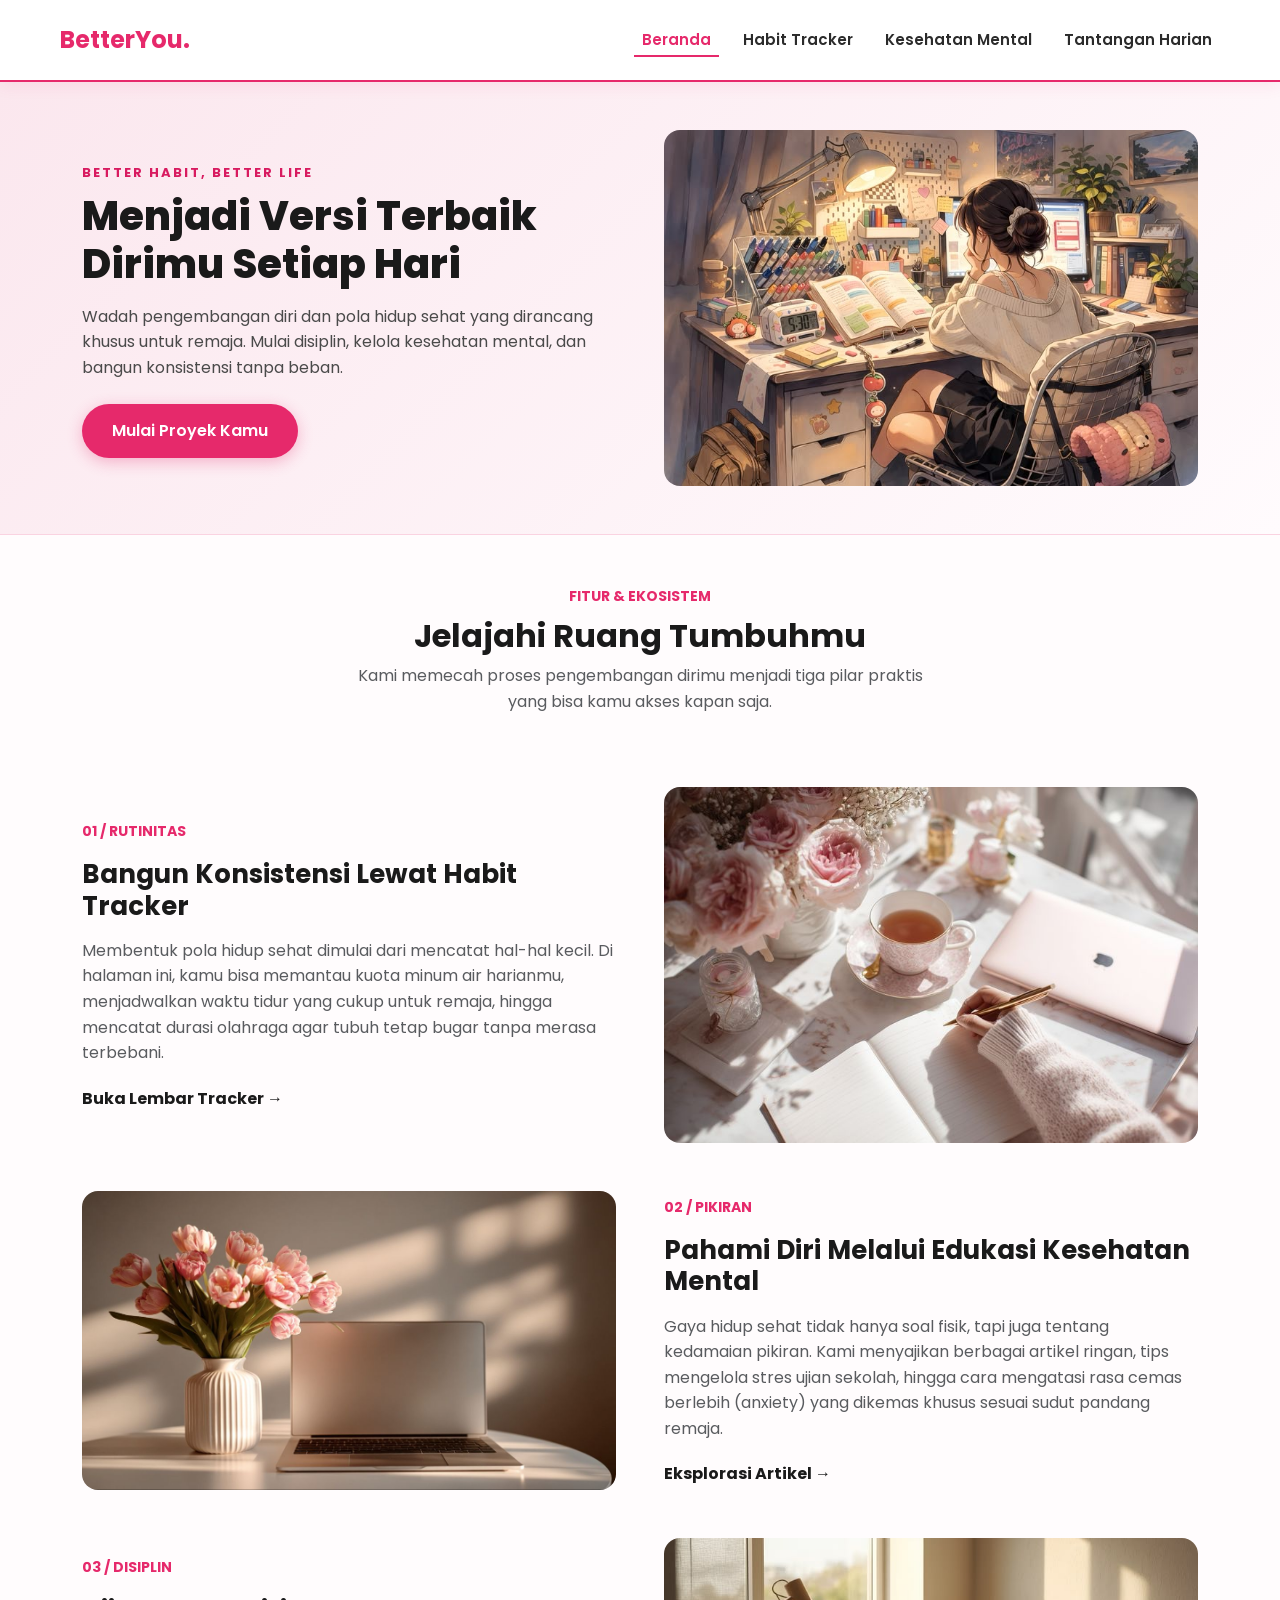
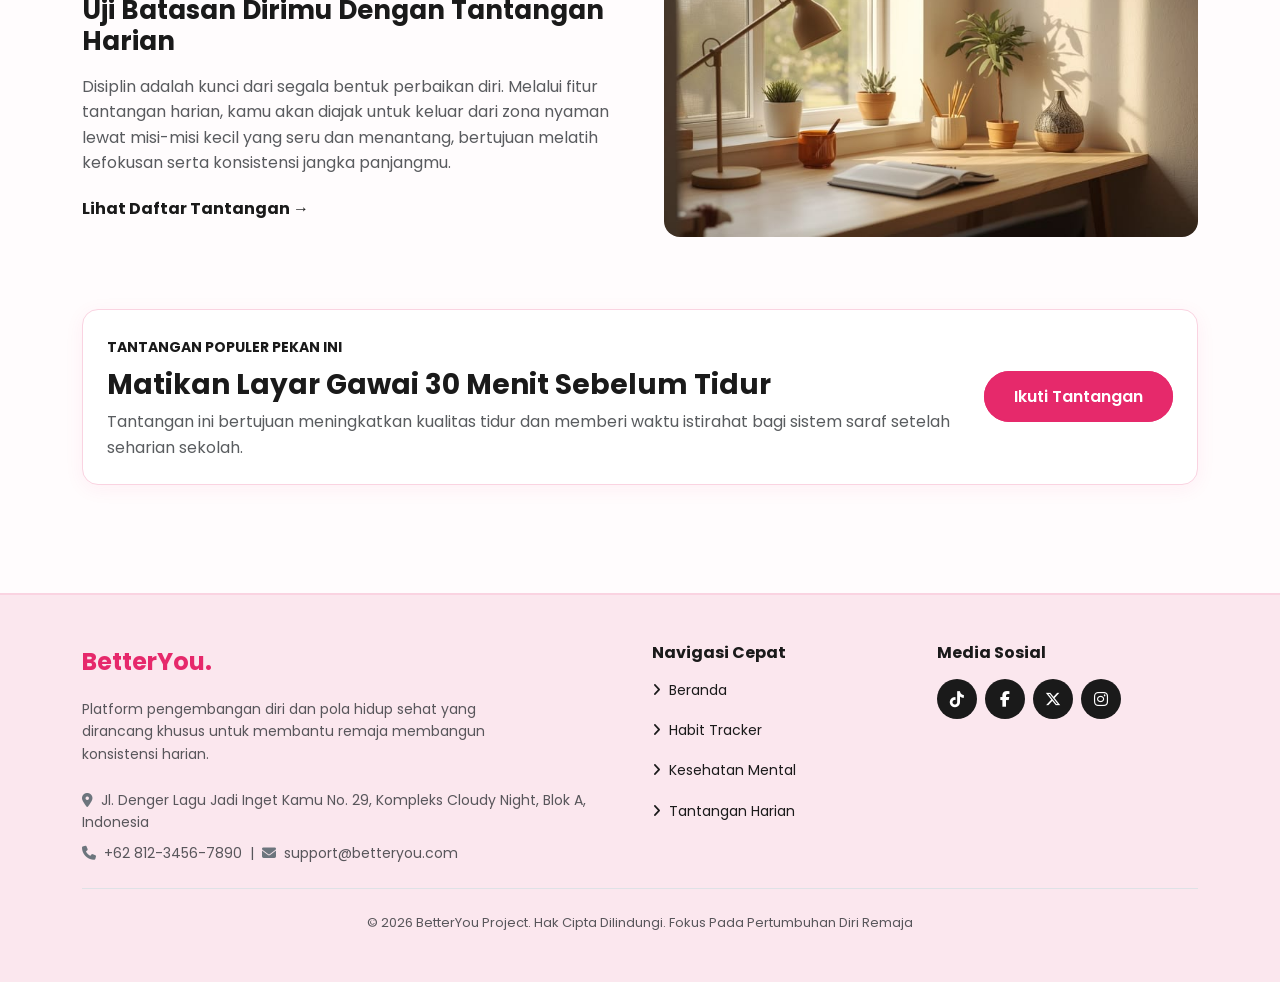
<file: index.html>
<!DOCTYPE html>
<html lang="id">
<head>
  <meta charset="UTF-8">
  <meta name="viewport" content="width=device-width, initial-scale=1.0">
  <title>BetterYou Project - Healthy Lifestyle & Self-Improvement</title>
  <link href="https://cdn.jsdelivr.net/npm/bootstrap@5.3.3/dist/css/bootstrap.min.css" rel="stylesheet">
  <link href="https://fonts.googleapis.com/css2?family=Poppins:wght@400;500;600;700;800&display=swap" rel="stylesheet">
  <link rel="stylesheet" href="https://cdnjs.cloudflare.com/ajax/libs/font-awesome/6.5.1/css/all.min.css">
  <link rel="stylesheet" href="style.css">
</head>
<body>

  <nav class="navbar navbar-expand-lg main-header sticky-top bg-white py-3 px-md-5">
    <div class="container-fluid">
      <span class="brand-name navbar-brand fw-bold fs-4">BetterYou.</span>
      <button class="navbar-toggler" type="button" data-bs-toggle="collapse" data-bs-target="#navbarNav">
        <span class="navbar-toggler-icon"></span>
      </button>
      <div class="collapse navbar-collapse justify-content-end" id="navbarNav">
        <ul class="navbar-nav gap-3">
          <li class="nav-item"><a href="index.html" class="nav-link current fw-semibold">Beranda</a></li>
          <li class="nav-item"><a href="tracker.html" class="nav-link fw-semibold">Habit Tracker</a></li>
          <li class="nav-item"><a href="artikel.html" class="nav-link fw-semibold">Kesehatan Mental</a></li>
          <li class="nav-item"><a href="tantangan.html" class="nav-link fw-semibold">Tantangan Harian</a></li>
        </ul>
      </div>
    </div>
  </nav>

  <section class="introduction-banner py-5 px-md-5">
    <div class="container">
      <div class="row align-items-center g-5">
        <div class="col-md-6 banner-text">
          <span class="tagline d-inline-block mb-2">Better Habit, Better Life</span>
          <h1 class="main-title fw-extrabold mb-3">Menjadi Versi Terbaik Dirimu Setiap Hari</h1>
          <p class="sub-title mb-4">Wadah pengembangan diri dan pola hidup sehat yang dirancang khusus untuk remaja. Mulai disiplin, kelola kesehatan mental, dan bangun konsistensi tanpa beban.</p>
          <a href="tracker.html" class="cta-button">Mulai Proyek Kamu</a>
        </div>
        <div class="col-md-6 banner-image">
          <img src="banner.jpg" alt="Ilustrasi Gaya Hidup Sehat BetterYou" class="img-fluid rounded-4">
        </div>
      </div>
    </div>
  </section>

  <section class="main-exploration-title text-center py-5">
    <div class="container">
      <span class="section-badge fw-bold">Fitur & Ekosistem</span>
      <h2 class="block-title fw-bold my-2">Jelajahi Ruang Tumbuhmu</h2>
      <p class="block-desc mx-auto text-muted" style="max-width: 600px;">Kami memecah proses pengembangan dirimu menjadi tiga pilar praktis yang bisa kamu akses kapan saja.</p>
    </div>
  </section>

  <section class="feature-row py-4 px-md-5">
    <div class="container">
      <div class="row align-items-center g-5">
        <div class="col-md-6 feature-text-col">
          <span class="row-number fw-bold">01 / RUTINITAS</span>
          <h3 class="row-title fw-bold my-3">Bangun Konsistensi Lewat Habit Tracker</h3>
          <p class="row-desc text-muted">Membentuk pola hidup sehat dimulai dari mencatat hal-hal kecil. Di halaman ini, kamu bisa memantau kuota minum air harianmu, menjadwalkan waktu tidur yang cukup untuk remaja, hingga mencatat durasi olahraga agar tubuh tetap bugar tanpa merasa terbebani.</p>
          <a href="tracker.html" class="btn-explore-more fw-bold text-decoration-none">Buka Lembar Tracker &rarr;</a>
        </div>
        <div class="col-md-6 feature-img-col">
          <img src="rutinitas.jpg" alt="Pratinjau Fitur Pelacak Kebiasaan BetterYou" class="img-fluid rounded-4">
        </div>
      </div>
    </div>
  </section>

  <section class="feature-row py-4 px-md-5">
    <div class="container">
      <div class="row align-items-center flex-md-row-reverse g-5">
        <div class="col-md-6 feature-text-col">
          <span class="row-number fw-bold">02 / PIKIRAN</span>
          <h3 class="row-title fw-bold my-3">Pahami Diri Melalui Edukasi Kesehatan Mental</h3>
          <p class="row-desc text-muted">Gaya hidup sehat tidak hanya soal fisik, tapi juga tentang kedamaian pikiran. Kami menyajikan berbagai artikel ringan, tips mengelola stres ujian sekolah, hingga cara mengatasi rasa cemas berlebih (anxiety) yang dikemas khusus sesuai sudut pandang remaja.</p>
          <a href="artikel.html" class="btn-explore-more fw-bold text-decoration-none">Eksplorasi Artikel &rarr;</a>
        </div>
        <div class="col-md-6 feature-img-col">
          <img src="pikiran.jpg" alt="Pratinjau Artikel Kesehatan Mental BetterYou" class="img-fluid rounded-4">
        </div>
      </div>
    </div>
  </section>

  <section class="feature-row py-4 px-md-5">
    <div class="container">
      <div class="row align-items-center g-5">
        <div class="col-md-6 feature-text-col">
          <span class="row-number fw-bold">03 / DISIPLIN</span>
          <h3 class="row-title fw-bold my-3">Uji Batasan Dirimu Dengan Tantangan Harian</h3>
          <p class="row-desc text-muted">Disiplin adalah kunci dari segala bentuk perbaikan diri. Melalui fitur tantangan harian, kamu akan diajak untuk keluar dari zona nyaman lewat misi-misi kecil yang seru dan menantang, bertujuan melatih kefokusan serta konsistensi jangka panjangmu.</p>
          <a href="tantangan.html" class="btn-explore-more fw-bold text-decoration-none">Lihat Daftar Tantangan &rarr;</a>
        </div>
        <div class="col-md-6 feature-img-col">
          <img src="disiplinn.jpg" alt="Pratinjau Tantangan Harian BetterYou" class="img-fluid rounded-4">
        </div>
      </div>
    </div>
  </section>
 
  <section class="preview-zone py-5 px-md-5">
    <div class="container">
      <div class="preview-box p-4 rounded-4 d-flex flex-column flex-md-row justify-content-between align-items-md-center gap-4">
        <div class="preview-info">
          <span class="preview-label fw-bold small text-uppercase">Tantangan Populer Pekan Ini</span>
          <h2 class="preview-heading fw-bold my-2 fs-3">Matikan Layar Gawai 30 Menit Sebelum Tidur</h2>
          <p class="preview-body text-muted mb-0">Tantangan ini bertujuan meningkatkan kualitas tidur dan memberi waktu istirahat bagi sistem saraf setelah seharian sekolah.</p>
        </div>
        <div class="preview-action">
          <a href="tantangan.html" class="action-trigger text-nowrap text-decoration-none text-center">Ikuti Tantangan</a>
        </div>
      </div>
    </div>
  </section>

  <footer class="main-footer py-5 px-md-5">
    <div class="container">
      <div class="row g-4">
        <div class="col-lg-6">
          <div class="footer-logo fw-bold fs-4 mb-3">BetterYou.</div>
          <p class="footer-about text-muted mb-4" style="max-width: 450px;">
            Platform pengembangan diri dan pola hidup sehat yang dirancang khusus untuk membantu remaja membangun konsistensi harian.
          </p>
          <p class="footer-address text-muted small mb-2">
            <i class="fa-solid fa-location-dot me-2 text-secondary"></i>Jl. Denger Lagu Jadi Inget Kamu No. 29, Kompleks Cloudy Night, Blok A, Indonesia
          </p>
          <p class="footer-contact text-muted small mb-0">
            <i class="fa-solid fa-phone me-2 text-secondary"></i>+62 812-3456-7890 &nbsp;|&nbsp; 
            <i class="fa-solid fa-envelope me-2 text-secondary"></i>support@betteryou.com
          </p>
        </div>
        <div class="col-md-3">
          <h4 class="footer-heading fw-bold mb-3 fs-6">Navigasi Cepat</h4>
          <ul class="list-unstyled d-flex flex-column gap-2 footer-contact-list">
            <li><a href="index.html" class="text-decoration-none"><i class="fa-solid fa-angle-right me-2"></i>Beranda</a></li>
            <li><a href="tracker.html" class="text-decoration-none"><i class="fa-solid fa-angle-right me-2"></i>Habit Tracker</a></li>
            <li><a href="artikel.html" class="text-decoration-none"><i class="fa-solid fa-angle-right me-2"></i>Kesehatan Mental</a></li>
            <li><a href="tantangan.html" class="text-decoration-none"><i class="fa-solid fa-angle-right me-2"></i>Tantangan Harian</a></li>
          </ul>
        </div>
        <div class="col-md-3">
          <h4 class="footer-heading fw-bold mb-3 fs-6">Media Sosial</h4>
          <div class="d-flex gap-2 footer-social-links-icons list-unstyled">
            <li><a href="https://tiktok.com/username" class="social-icon-btn"><i class="fa-brands fa-tiktok"></i></a></li>
            <li><a href="https://facebook.com/username" class="social-icon-btn"><i class="fa-brands fa-facebook-f"></i></a></li>
            <li><a href="https://twitter.com/username" class="social-icon-btn"><i class="fa-brands fa-x-twitter"></i></a></li>
            <li><a href="https://instagram.com/username" class="social-icon-btn"><i class="fa-brands fa-instagram"></i></a></li>
          </div>
        </div>
      </div>
      <div class="text-center pt-4 mt-4 border-top text-muted small footer-bottom">
        &copy; 2026 BetterYou Project. Hak Cipta Dilindungi. Fokus Pada Pertumbuhan Diri Remaja
      </div>
    </div>
  </footer>

  <script src="https://cdn.jsdelivr.net/npm/bootstrap@5.3.3/dist/js/bootstrap.bundle.min.js"></script>
</body>
</html>
</file>
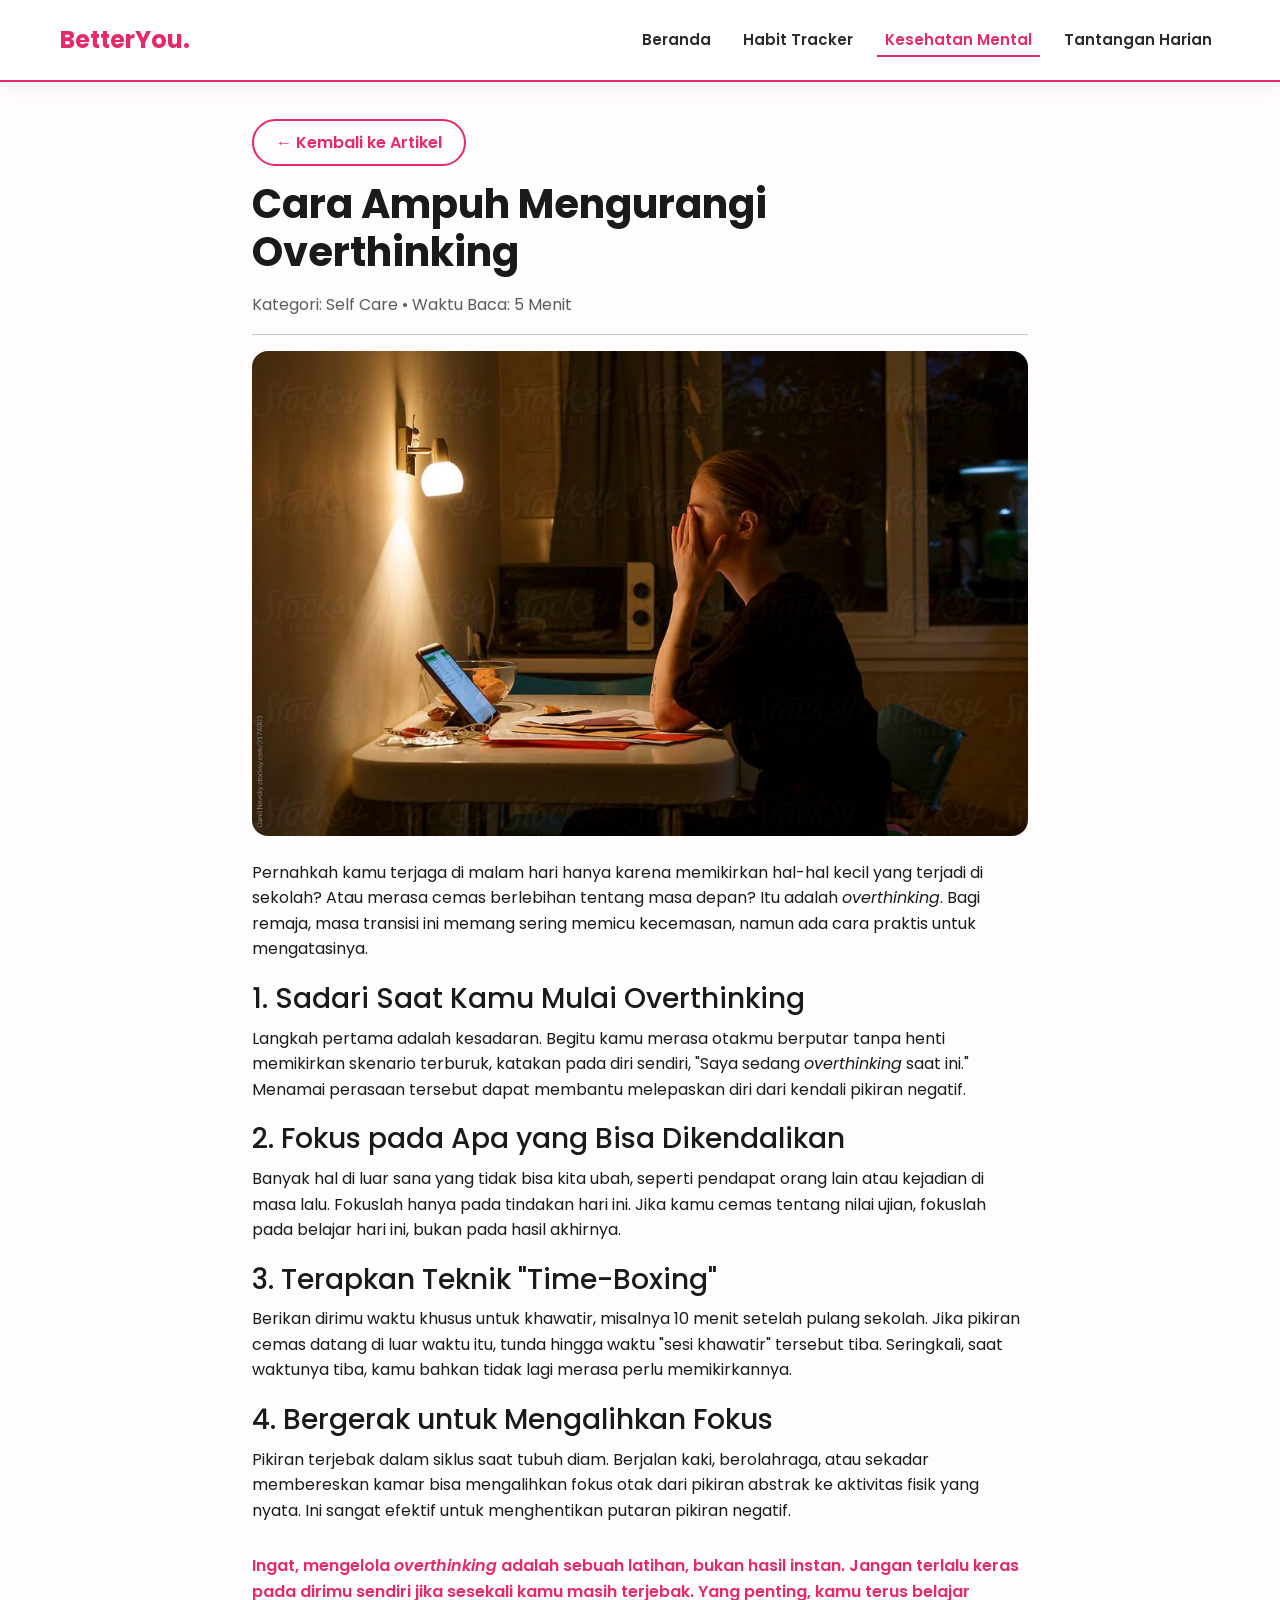
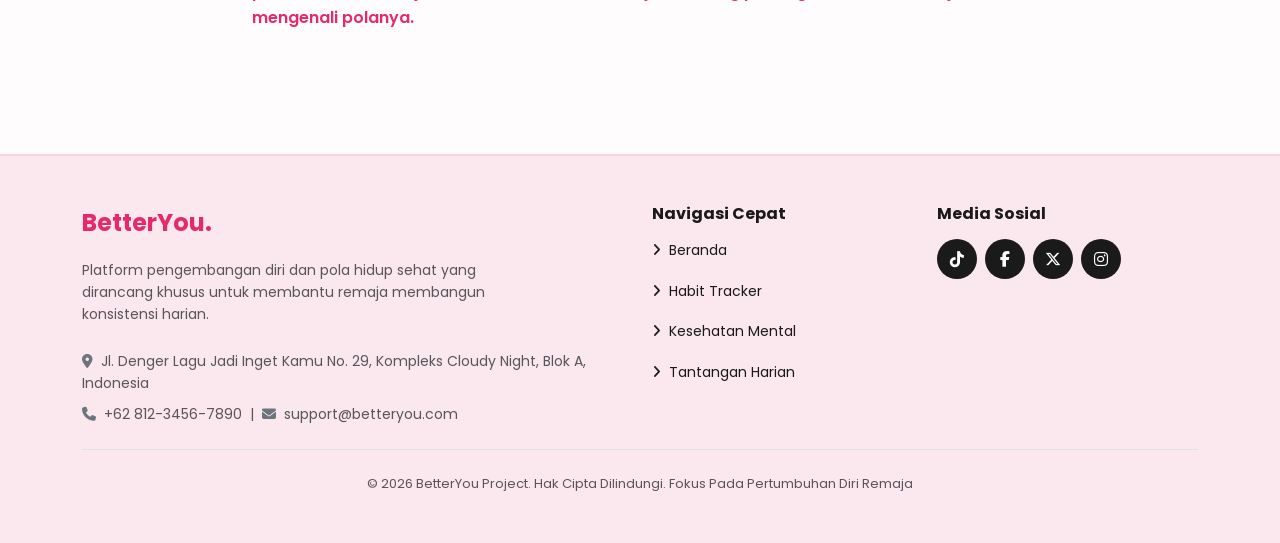
<file: artikel-overthinking.html>
<!DOCTYPE html>
<html lang="id">
<head>
  <meta charset="UTF-8">
  <meta name="viewport" content="width=device-width, initial-scale=1.0">
  <title>Mengelola Stres Saat Pekan Ujian - BetterYou</title>
  <link href="https://cdn.jsdelivr.net/npm/bootstrap@5.3.3/dist/css/bootstrap.min.css" rel="stylesheet">
  <link href="https://fonts.googleapis.com/css2?family=Poppins:wght@400;500;600;700;800&display=swap" rel="stylesheet">
  <link rel="stylesheet" href="https://cdnjs.cloudflare.com/ajax/libs/font-awesome/6.5.1/css/all.min.css">
  <link rel="stylesheet" href="style.css">
</head>
<body>

  <nav class="navbar navbar-expand-lg main-header sticky-top bg-white py-3 px-md-5">
    <div class="container-fluid">
      <span class="brand-name navbar-brand fw-bold fs-4">BetterYou.</span>
      <div class="collapse navbar-collapse justify-content-end">
        <ul class="navbar-nav gap-3">
          <li class="nav-item"><a href="index.html" class="nav-link fw-semibold">Beranda</a></li>
          <li class="nav-item"><a href="tracker.html" class="nav-link fw-semibold">Habit Tracker</a></li>
          <li class="nav-item"><a href="artikel.html" class="nav-link current fw-semibold">Kesehatan Mental</a></li>
          <li class="nav-item"><a href="tantangan.html" class="nav-link fw-semibold">Tantangan Harian</a></li>
        </ul>
      </div>
    </div>
  </nav>

  <main class="container py-5" style="max-width: 800px;">
    <div class="back-btn-container" style="margin-bottom: 20px;">
     <a href="artikel.html" class="btn-back">
      <span>&larr;</span> Kembali ke Artikel
     </a>
    </div>
    
    <article class="mt-4">
      <h1 class="fw-bold mb-3">Cara Ampuh Mengurangi Overthinking</h1>
      <p class="text-muted">Kategori: Self Care • Waktu Baca: 5 Menit</p>
      <hr>
      <img src="Cara Ampuh Mengurangi Overthinking.jpg" class="img-fluid rounded-4 mb-4" alt="Stres Ujian">
      
      <p class="detail-paragraph">
        Pernahkah kamu terjaga di malam hari hanya karena memikirkan hal-hal kecil yang terjadi di sekolah? Atau merasa cemas berlebihan tentang masa depan? Itu adalah <i>overthinking</i>. Bagi remaja, masa transisi ini memang sering memicu kecemasan, namun ada cara praktis untuk mengatasinya.
      </p>

      <h3 style="margin: 20px 0 10px;">1. Sadari Saat Kamu Mulai Overthinking</h3>
      <p class="detail-paragraph">
        Langkah pertama adalah kesadaran. Begitu kamu merasa otakmu berputar tanpa henti memikirkan skenario terburuk, katakan pada diri sendiri, "Saya sedang <i>overthinking</i> saat ini." Menamai perasaan tersebut dapat membantu melepaskan diri dari kendali pikiran negatif.
      </p>

      <h3 style="margin: 20px 0 10px;">2. Fokus pada Apa yang Bisa Dikendalikan</h3>
      <p class="detail-paragraph">
        Banyak hal di luar sana yang tidak bisa kita ubah, seperti pendapat orang lain atau kejadian di masa lalu. Fokuslah hanya pada tindakan hari ini. Jika kamu cemas tentang nilai ujian, fokuslah pada belajar hari ini, bukan pada hasil akhirnya.
      </p>

      <h3 style="margin: 20px 0 10px;">3. Terapkan Teknik "Time-Boxing"</h3>
      <p class="detail-paragraph">
        Berikan dirimu waktu khusus untuk khawatir, misalnya 10 menit setelah pulang sekolah. Jika pikiran cemas datang di luar waktu itu, tunda hingga waktu "sesi khawatir" tersebut tiba. Seringkali, saat waktunya tiba, kamu bahkan tidak lagi merasa perlu memikirkannya.
      </p>

      <h3 style="margin: 20px 0 10px;">4. Bergerak untuk Mengalihkan Fokus</h3>
      <p class="detail-paragraph">
        Pikiran terjebak dalam siklus saat tubuh diam. Berjalan kaki, berolahraga, atau sekadar membereskan kamar bisa mengalihkan fokus otak dari pikiran abstrak ke aktivitas fisik yang nyata. Ini sangat efektif untuk menghentikan putaran pikiran negatif.
      </p>

      <p class="detail-paragraph" style="margin-top: 30px; font-weight: 600; color: #e6296b;">
        Ingat, mengelola <i>overthinking</i> adalah sebuah latihan, bukan hasil instan. Jangan terlalu keras pada dirimu sendiri jika sesekali kamu masih terjebak. Yang penting, kamu terus belajar mengenali polanya.
      </p>
    </article>
  </main>


    <footer class="main-footer py-5 px-md-5">
    <div class="container">
      <div class="row g-4">
        <div class="col-lg-6">
          <div class="footer-logo fw-bold fs-4 mb-3">BetterYou.</div>
          <p class="footer-about text-muted mb-4" style="max-width: 450px;">
            Platform pengembangan diri dan pola hidup sehat yang dirancang khusus untuk membantu remaja membangun konsistensi harian.
          </p>
          <p class="footer-address text-muted small mb-2">
            <i class="fa-solid fa-location-dot me-2 text-secondary"></i>Jl. Denger Lagu Jadi Inget Kamu No. 29, Kompleks Cloudy Night, Blok A, Indonesia
          </p>
          <p class="footer-contact text-muted small mb-0">
            <i class="fa-solid fa-phone me-2 text-secondary"></i>+62 812-3456-7890 &nbsp;|&nbsp; 
            <i class="fa-solid fa-envelope me-2 text-secondary"></i>support@betteryou.com
          </p>
        </div>
        <div class="col-md-3">
          <h4 class="footer-heading fw-bold mb-3 fs-6">Navigasi Cepat</h4>
          <ul class="list-unstyled d-flex flex-column gap-2 footer-contact-list">
            <li><a href="index.html" class="text-decoration-none"><i class="fa-solid fa-angle-right me-2"></i>Beranda</a></li>
            <li><a href="tracker.html" class="text-decoration-none"><i class="fa-solid fa-angle-right me-2"></i>Habit Tracker</a></li>
            <li><a href="artikel.html" class="text-decoration-none"><i class="fa-solid fa-angle-right me-2"></i>Kesehatan Mental</a></li>
            <li><a href="tantangan.html" class="text-decoration-none"><i class="fa-solid fa-angle-right me-2"></i>Tantangan Harian</a></li>
          </ul>
        </div>
        <div class="col-md-3">
          <h4 class="footer-heading fw-bold mb-3 fs-6">Media Sosial</h4>
          <div class="d-flex gap-2 footer-social-links-icons list-unstyled">
            <li><a href="https://tiktok.com/username" class="social-icon-btn"><i class="fa-brands fa-tiktok"></i></a></li>
            <li><a href="https://facebook.com/username" class="social-icon-btn"><i class="fa-brands fa-facebook-f"></i></a></li>
            <li><a href="https://twitter.com/username" class="social-icon-btn"><i class="fa-brands fa-x-twitter"></i></a></li>
            <li><a href="https://instagram.com/username" class="social-icon-btn"><i class="fa-brands fa-instagram"></i></a></li>
          </div>
        </div>
      </div>
      <div class="text-center pt-4 mt-4 border-top text-muted small footer-bottom">
        &copy; 2026 BetterYou Project. Hak Cipta Dilindungi. Fokus Pada Pertumbuhan Diri Remaja
      </div>
    </div>
  </footer>

  <script src="https://cdn.jsdelivr.net/npm/bootstrap@5.3.3/dist/js/bootstrap.bundle.min.js"></script>
</body>
</html>
</file>
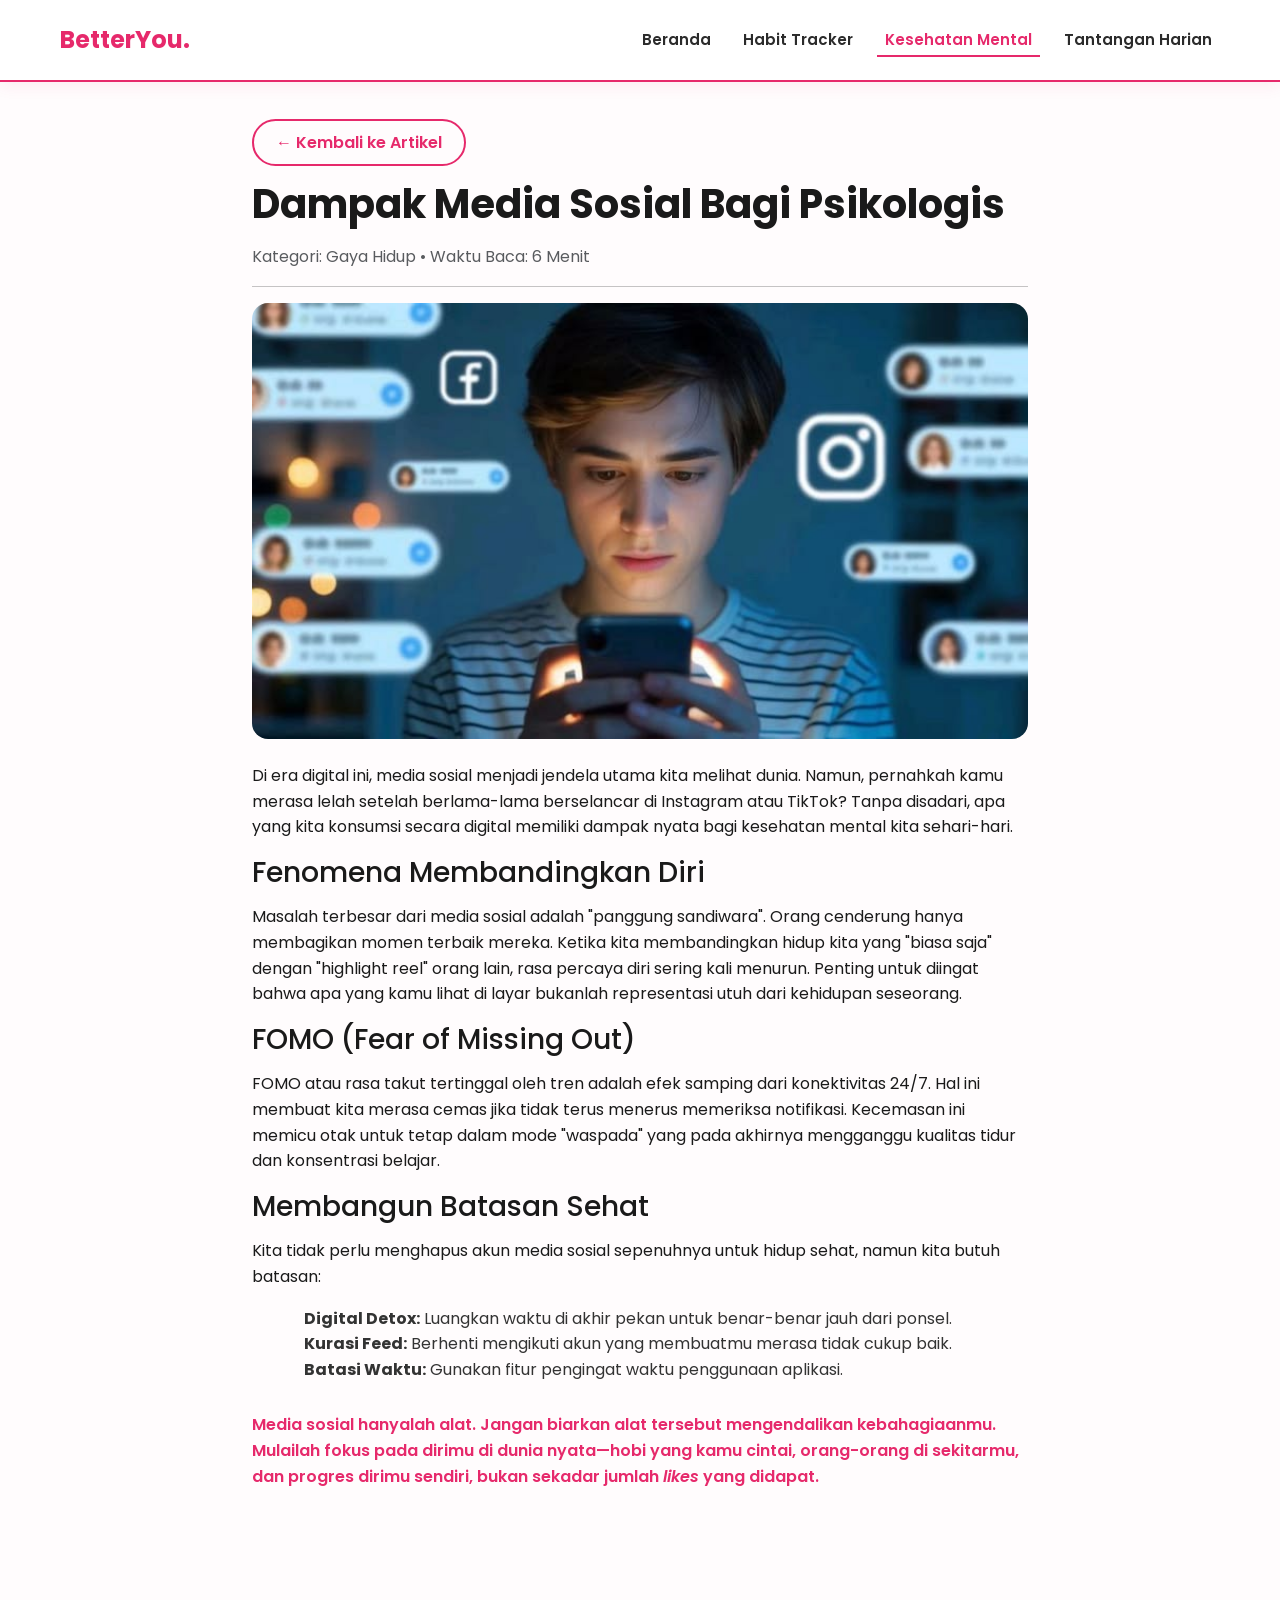
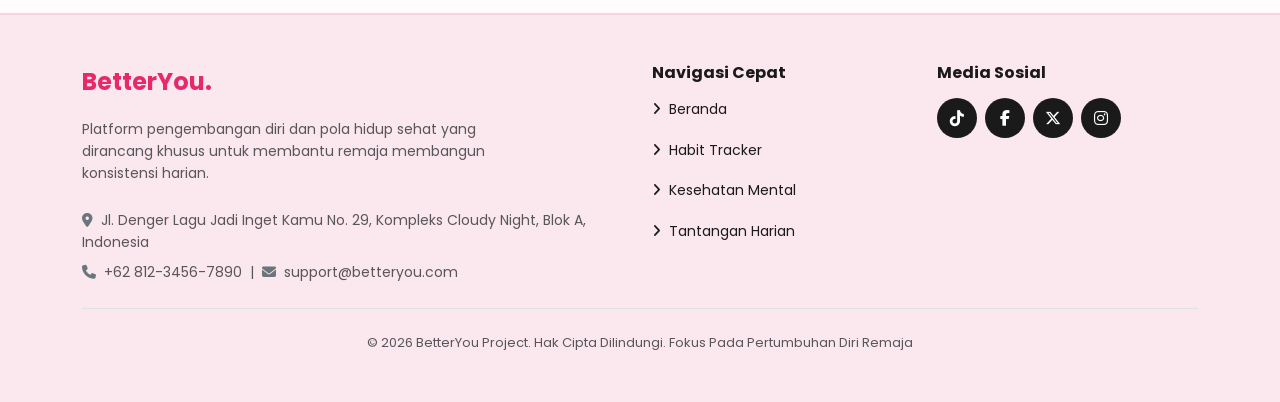
<file: artikel-sosmed.html>
<!DOCTYPE html>
<html lang="id">
<head>
  <meta charset="UTF-8">
  <meta name="viewport" content="width=device-width, initial-scale=1.0">
  <title>Mengelola Stres Saat Pekan Ujian - BetterYou</title>
  <link href="https://cdn.jsdelivr.net/npm/bootstrap@5.3.3/dist/css/bootstrap.min.css" rel="stylesheet">
  <link href="https://fonts.googleapis.com/css2?family=Poppins:wght@400;500;600;700;800&display=swap" rel="stylesheet">
  <link rel="stylesheet" href="https://cdnjs.cloudflare.com/ajax/libs/font-awesome/6.5.1/css/all.min.css">
  <link rel="stylesheet" href="style.css">
</head>
<body>

  <nav class="navbar navbar-expand-lg main-header sticky-top bg-white py-3 px-md-5">
    <div class="container-fluid">
      <span class="brand-name navbar-brand fw-bold fs-4">BetterYou.</span>
      <div class="collapse navbar-collapse justify-content-end">
        <ul class="navbar-nav gap-3">
          <li class="nav-item"><a href="index.html" class="nav-link fw-semibold">Beranda</a></li>
          <li class="nav-item"><a href="tracker.html" class="nav-link fw-semibold">Habit Tracker</a></li>
          <li class="nav-item"><a href="artikel.html" class="nav-link current fw-semibold">Kesehatan Mental</a></li>
          <li class="nav-item"><a href="tantangan.html" class="nav-link fw-semibold">Tantangan Harian</a></li>
        </ul>
      </div>
    </div>
  </nav>

  <main class="container py-5" style="max-width: 800px;">
    <div class="back-btn-container" style="margin-bottom: 20px;">
     <a href="artikel.html" class="btn-back">
      <span>&larr;</span> Kembali ke Artikel
     </a>
    </div>
    
    <article class="mt-4">
      <h1 class="fw-bold mb-3">Dampak Media Sosial Bagi Psikologis</h1>
      <p class="text-muted">Kategori: Gaya Hidup • Waktu Baca: 6 Menit</p>
      <hr>
      <img src="Kecanduan Media Sosial.jpg" class="img-fluid rounded-4 mb-4" alt="Media Sosial">

      <p class="detail-paragraph">
        Di era digital ini, media sosial menjadi jendela utama kita melihat dunia. Namun, pernahkah kamu merasa lelah setelah berlama-lama berselancar di Instagram atau TikTok? Tanpa disadari, apa yang kita konsumsi secara digital memiliki dampak nyata bagi kesehatan mental kita sehari-hari.
      </p>

      <h3 style="margin-bottom: 15px;">Fenomena Membandingkan Diri</h3>
      <p class="detail-paragraph">
        Masalah terbesar dari media sosial adalah "panggung sandiwara". Orang cenderung hanya membagikan momen terbaik mereka. Ketika kita membandingkan hidup kita yang "biasa saja" dengan "highlight reel" orang lain, rasa percaya diri sering kali menurun. Penting untuk diingat bahwa apa yang kamu lihat di layar bukanlah representasi utuh dari kehidupan seseorang.
      </p>

      <h3 style="margin-bottom: 15px;">FOMO (Fear of Missing Out)</h3>
      <p class="detail-paragraph">
        FOMO atau rasa takut tertinggal oleh tren adalah efek samping dari konektivitas 24/7. Hal ini membuat kita merasa cemas jika tidak terus menerus memeriksa notifikasi. Kecemasan ini memicu otak untuk tetap dalam mode "waspada" yang pada akhirnya mengganggu kualitas tidur dan konsentrasi belajar.
      </p>

      <h3 style="margin-bottom: 15px;">Membangun Batasan Sehat</h3>
      <p class="detail-paragraph">
        Kita tidak perlu menghapus akun media sosial sepenuhnya untuk hidup sehat, namun kita butuh batasan:
      </p>
      <ul style="margin-left: 20px; margin-bottom: 20px; color: #333;">
        <li><b>Digital Detox:</b> Luangkan waktu di akhir pekan untuk benar-benar jauh dari ponsel.</li>
        <li><b>Kurasi Feed:</b> Berhenti mengikuti akun yang membuatmu merasa tidak cukup baik.</li>
        <li><b>Batasi Waktu:</b> Gunakan fitur pengingat waktu penggunaan aplikasi.</li>
      </ul>

      <p class="detail-paragraph" style="margin-top: 30px; font-weight: 600; color: #e6296b;">
        Media sosial hanyalah alat. Jangan biarkan alat tersebut mengendalikan kebahagiaanmu. Mulailah fokus pada dirimu di dunia nyata—hobi yang kamu cintai, orang-orang di sekitarmu, dan progres dirimu sendiri, bukan sekadar jumlah <i>likes</i> yang didapat.
      </p>
    </article>
  </main>


    <footer class="main-footer py-5 px-md-5">
    <div class="container">
      <div class="row g-4">
        <div class="col-lg-6">
          <div class="footer-logo fw-bold fs-4 mb-3">BetterYou.</div>
          <p class="footer-about text-muted mb-4" style="max-width: 450px;">
            Platform pengembangan diri dan pola hidup sehat yang dirancang khusus untuk membantu remaja membangun konsistensi harian.
          </p>
          <p class="footer-address text-muted small mb-2">
            <i class="fa-solid fa-location-dot me-2 text-secondary"></i>Jl. Denger Lagu Jadi Inget Kamu No. 29, Kompleks Cloudy Night, Blok A, Indonesia
          </p>
          <p class="footer-contact text-muted small mb-0">
            <i class="fa-solid fa-phone me-2 text-secondary"></i>+62 812-3456-7890 &nbsp;|&nbsp; 
            <i class="fa-solid fa-envelope me-2 text-secondary"></i>support@betteryou.com
          </p>
        </div>
        <div class="col-md-3">
          <h4 class="footer-heading fw-bold mb-3 fs-6">Navigasi Cepat</h4>
          <ul class="list-unstyled d-flex flex-column gap-2 footer-contact-list">
            <li><a href="index.html" class="text-decoration-none"><i class="fa-solid fa-angle-right me-2"></i>Beranda</a></li>
            <li><a href="tracker.html" class="text-decoration-none"><i class="fa-solid fa-angle-right me-2"></i>Habit Tracker</a></li>
            <li><a href="artikel.html" class="text-decoration-none"><i class="fa-solid fa-angle-right me-2"></i>Kesehatan Mental</a></li>
            <li><a href="tantangan.html" class="text-decoration-none"><i class="fa-solid fa-angle-right me-2"></i>Tantangan Harian</a></li>
          </ul>
        </div>
        <div class="col-md-3">
          <h4 class="footer-heading fw-bold mb-3 fs-6">Media Sosial</h4>
          <div class="d-flex gap-2 footer-social-links-icons list-unstyled">
            <li><a href="https://tiktok.com/username" class="social-icon-btn"><i class="fa-brands fa-tiktok"></i></a></li>
            <li><a href="https://facebook.com/username" class="social-icon-btn"><i class="fa-brands fa-facebook-f"></i></a></li>
            <li><a href="https://twitter.com/username" class="social-icon-btn"><i class="fa-brands fa-x-twitter"></i></a></li>
            <li><a href="https://instagram.com/username" class="social-icon-btn"><i class="fa-brands fa-instagram"></i></a></li>
          </div>
        </div>
      </div>
      <div class="text-center pt-4 mt-4 border-top text-muted small footer-bottom">
        &copy; 2026 BetterYou Project. Hak Cipta Dilindungi. Fokus Pada Pertumbuhan Diri Remaja
      </div>
    </div>
  </footer>

  <script src="https://cdn.jsdelivr.net/npm/bootstrap@5.3.3/dist/js/bootstrap.bundle.min.js"></script>
</body>
</html>
</file>
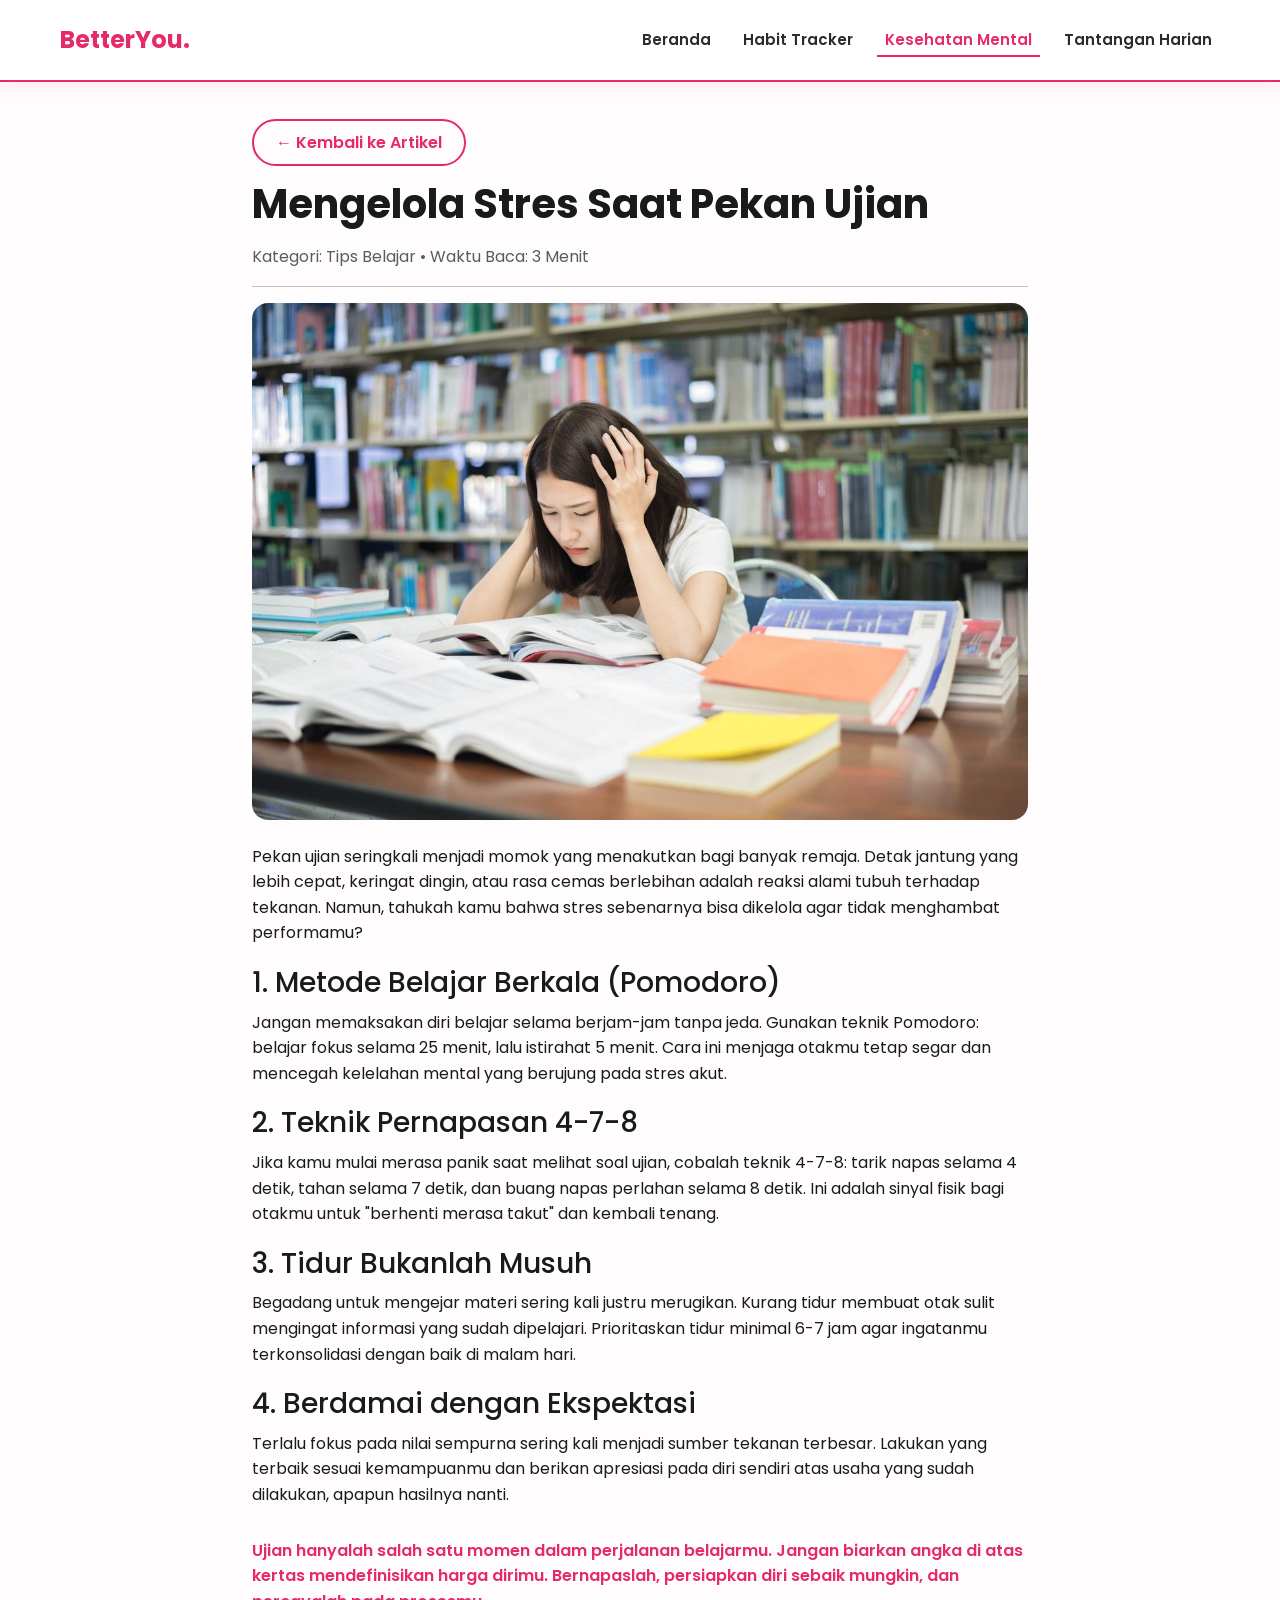
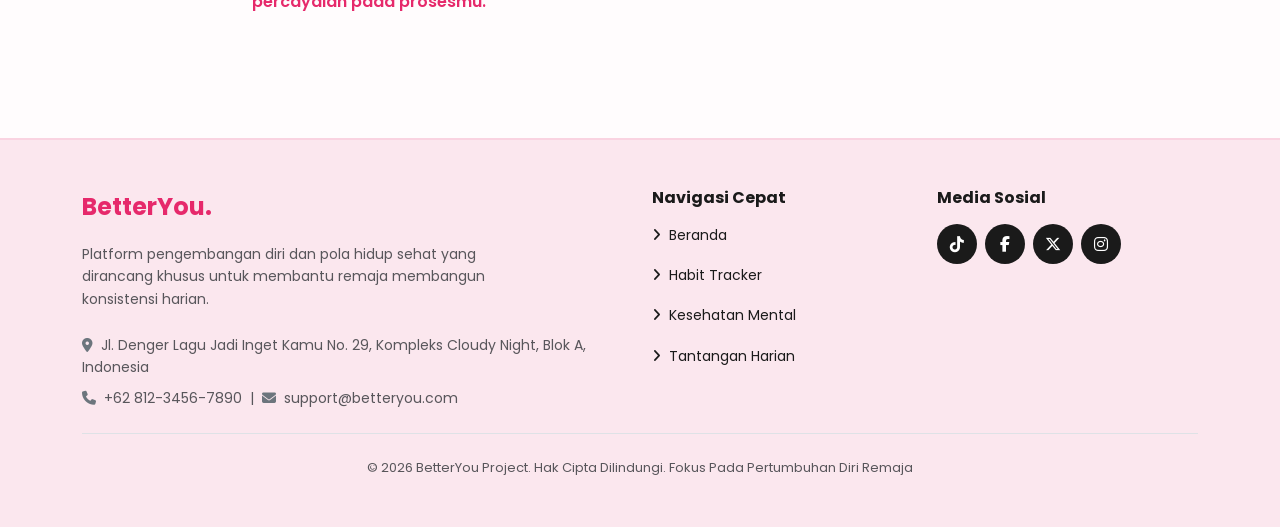
<file: artikel-stres.html>
<!DOCTYPE html>
<html lang="id">
<head>
  <meta charset="UTF-8">
  <meta name="viewport" content="width=device-width, initial-scale=1.0">
  <title>Mengelola Stres Saat Pekan Ujian - BetterYou</title>
  <link href="https://cdn.jsdelivr.net/npm/bootstrap@5.3.3/dist/css/bootstrap.min.css" rel="stylesheet">
  <link href="https://fonts.googleapis.com/css2?family=Poppins:wght@400;500;600;700;800&display=swap" rel="stylesheet">
  <link rel="stylesheet" href="https://cdnjs.cloudflare.com/ajax/libs/font-awesome/6.5.1/css/all.min.css">
  <link rel="stylesheet" href="style.css">
</head>
<body>

  <nav class="navbar navbar-expand-lg main-header sticky-top bg-white py-3 px-md-5">
    <div class="container-fluid">
      <span class="brand-name navbar-brand fw-bold fs-4">BetterYou.</span>
      <div class="collapse navbar-collapse justify-content-end">
        <ul class="navbar-nav gap-3">
          <li class="nav-item"><a href="index.html" class="nav-link fw-semibold">Beranda</a></li>
          <li class="nav-item"><a href="tracker.html" class="nav-link fw-semibold">Habit Tracker</a></li>
          <li class="nav-item"><a href="artikel.html" class="nav-link current fw-semibold">Kesehatan Mental</a></li>
          <li class="nav-item"><a href="tantangan.html" class="nav-link fw-semibold">Tantangan Harian</a></li>
        </ul>
      </div>
    </div>
  </nav>

  <main class="container py-5" style="max-width: 800px;">
    <div class="back-btn-container" style="margin-bottom: 20px;">
     <a href="artikel.html" class="btn-back">
      <span>&larr;</span> Kembali ke Artikel
     </a>
    </div>
    
    <article class="mt-4">
      <h1 class="fw-bold mb-3">Mengelola Stres Saat Pekan Ujian</h1>
      <p class="text-muted">Kategori: Tips Belajar • Waktu Baca: 3 Menit</p>
      <hr>
      <img src="Mengelola Stres Ujian.jpg" class="img-fluid rounded-4 mb-4" alt="Stres Ujian">
      
      <p class="detail-paragraph">
        Pekan ujian seringkali menjadi momok yang menakutkan bagi banyak remaja. Detak jantung yang lebih cepat, keringat dingin, atau rasa cemas berlebihan adalah reaksi alami tubuh terhadap tekanan. Namun, tahukah kamu bahwa stres sebenarnya bisa dikelola agar tidak menghambat performamu?
      </p>

      <h3 style="margin: 20px 0 10px;">1. Metode Belajar Berkala (Pomodoro)</h3>
      <p class="detail-paragraph">
        Jangan memaksakan diri belajar selama berjam-jam tanpa jeda. Gunakan teknik Pomodoro: belajar fokus selama 25 menit, lalu istirahat 5 menit. Cara ini menjaga otakmu tetap segar dan mencegah kelelahan mental yang berujung pada stres akut.
      </p>

      <h3 style="margin: 20px 0 10px;">2. Teknik Pernapasan 4-7-8</h3>
      <p class="detail-paragraph">
        Jika kamu mulai merasa panik saat melihat soal ujian, cobalah teknik 4-7-8: tarik napas selama 4 detik, tahan selama 7 detik, dan buang napas perlahan selama 8 detik. Ini adalah sinyal fisik bagi otakmu untuk "berhenti merasa takut" dan kembali tenang.
      </p>

      <h3 style="margin: 20px 0 10px;">3. Tidur Bukanlah Musuh</h3>
      <p class="detail-paragraph">
        Begadang untuk mengejar materi sering kali justru merugikan. Kurang tidur membuat otak sulit mengingat informasi yang sudah dipelajari. Prioritaskan tidur minimal 6-7 jam agar ingatanmu terkonsolidasi dengan baik di malam hari.
      </p>

      <h3 style="margin: 20px 0 10px;">4. Berdamai dengan Ekspektasi</h3>
      <p class="detail-paragraph">
        Terlalu fokus pada nilai sempurna sering kali menjadi sumber tekanan terbesar. Lakukan yang terbaik sesuai kemampuanmu dan berikan apresiasi pada diri sendiri atas usaha yang sudah dilakukan, apapun hasilnya nanti.
      </p>

      <p class="detail-paragraph" style="margin-top: 30px; font-weight: 600; color: #e6296b;">
        Ujian hanyalah salah satu momen dalam perjalanan belajarmu. Jangan biarkan angka di atas kertas mendefinisikan harga dirimu. Bernapaslah, persiapkan diri sebaik mungkin, dan percayalah pada prosesmu.
      </p>
    </article>
  </main>

  <footer class="main-footer py-5 px-md-5">
    <div class="container">
      <div class="row g-4">
        <div class="col-lg-6">
          <div class="footer-logo fw-bold fs-4 mb-3">BetterYou.</div>
          <p class="footer-about text-muted mb-4" style="max-width: 450px;">
            Platform pengembangan diri dan pola hidup sehat yang dirancang khusus untuk membantu remaja membangun konsistensi harian.
          </p>
          <p class="footer-address text-muted small mb-2">
            <i class="fa-solid fa-location-dot me-2 text-secondary"></i>Jl. Denger Lagu Jadi Inget Kamu No. 29, Kompleks Cloudy Night, Blok A, Indonesia
          </p>
          <p class="footer-contact text-muted small mb-0">
            <i class="fa-solid fa-phone me-2 text-secondary"></i>+62 812-3456-7890 &nbsp;|&nbsp; 
            <i class="fa-solid fa-envelope me-2 text-secondary"></i>support@betteryou.com
          </p>
        </div>
        <div class="col-md-3">
          <h4 class="footer-heading fw-bold mb-3 fs-6">Navigasi Cepat</h4>
          <ul class="list-unstyled d-flex flex-column gap-2 footer-contact-list">
            <li><a href="index.html" class="text-decoration-none"><i class="fa-solid fa-angle-right me-2"></i>Beranda</a></li>
            <li><a href="tracker.html" class="text-decoration-none"><i class="fa-solid fa-angle-right me-2"></i>Habit Tracker</a></li>
            <li><a href="artikel.html" class="text-decoration-none"><i class="fa-solid fa-angle-right me-2"></i>Kesehatan Mental</a></li>
            <li><a href="tantangan.html" class="text-decoration-none"><i class="fa-solid fa-angle-right me-2"></i>Tantangan Harian</a></li>
          </ul>
        </div>
        <div class="col-md-3">
          <h4 class="footer-heading fw-bold mb-3 fs-6">Media Sosial</h4>
          <div class="d-flex gap-2 footer-social-links-icons list-unstyled">
            <li><a href="https://tiktok.com/username" class="social-icon-btn"><i class="fa-brands fa-tiktok"></i></a></li>
            <li><a href="https://facebook.com/username" class="social-icon-btn"><i class="fa-brands fa-facebook-f"></i></a></li>
            <li><a href="https://twitter.com/username" class="social-icon-btn"><i class="fa-brands fa-x-twitter"></i></a></li>
            <li><a href="https://instagram.com/username" class="social-icon-btn"><i class="fa-brands fa-instagram"></i></a></li>
          </div>
        </div>
      </div>
      <div class="text-center pt-4 mt-4 border-top text-muted small footer-bottom">
        &copy; 2026 BetterYou Project. Hak Cipta Dilindungi. Fokus Pada Pertumbuhan Diri Remaja
      </div>
    </div>
  </footer>

  <script src="https://cdn.jsdelivr.net/npm/bootstrap@5.3.3/dist/js/bootstrap.bundle.min.js"></script>
</body>
</html>
</file>
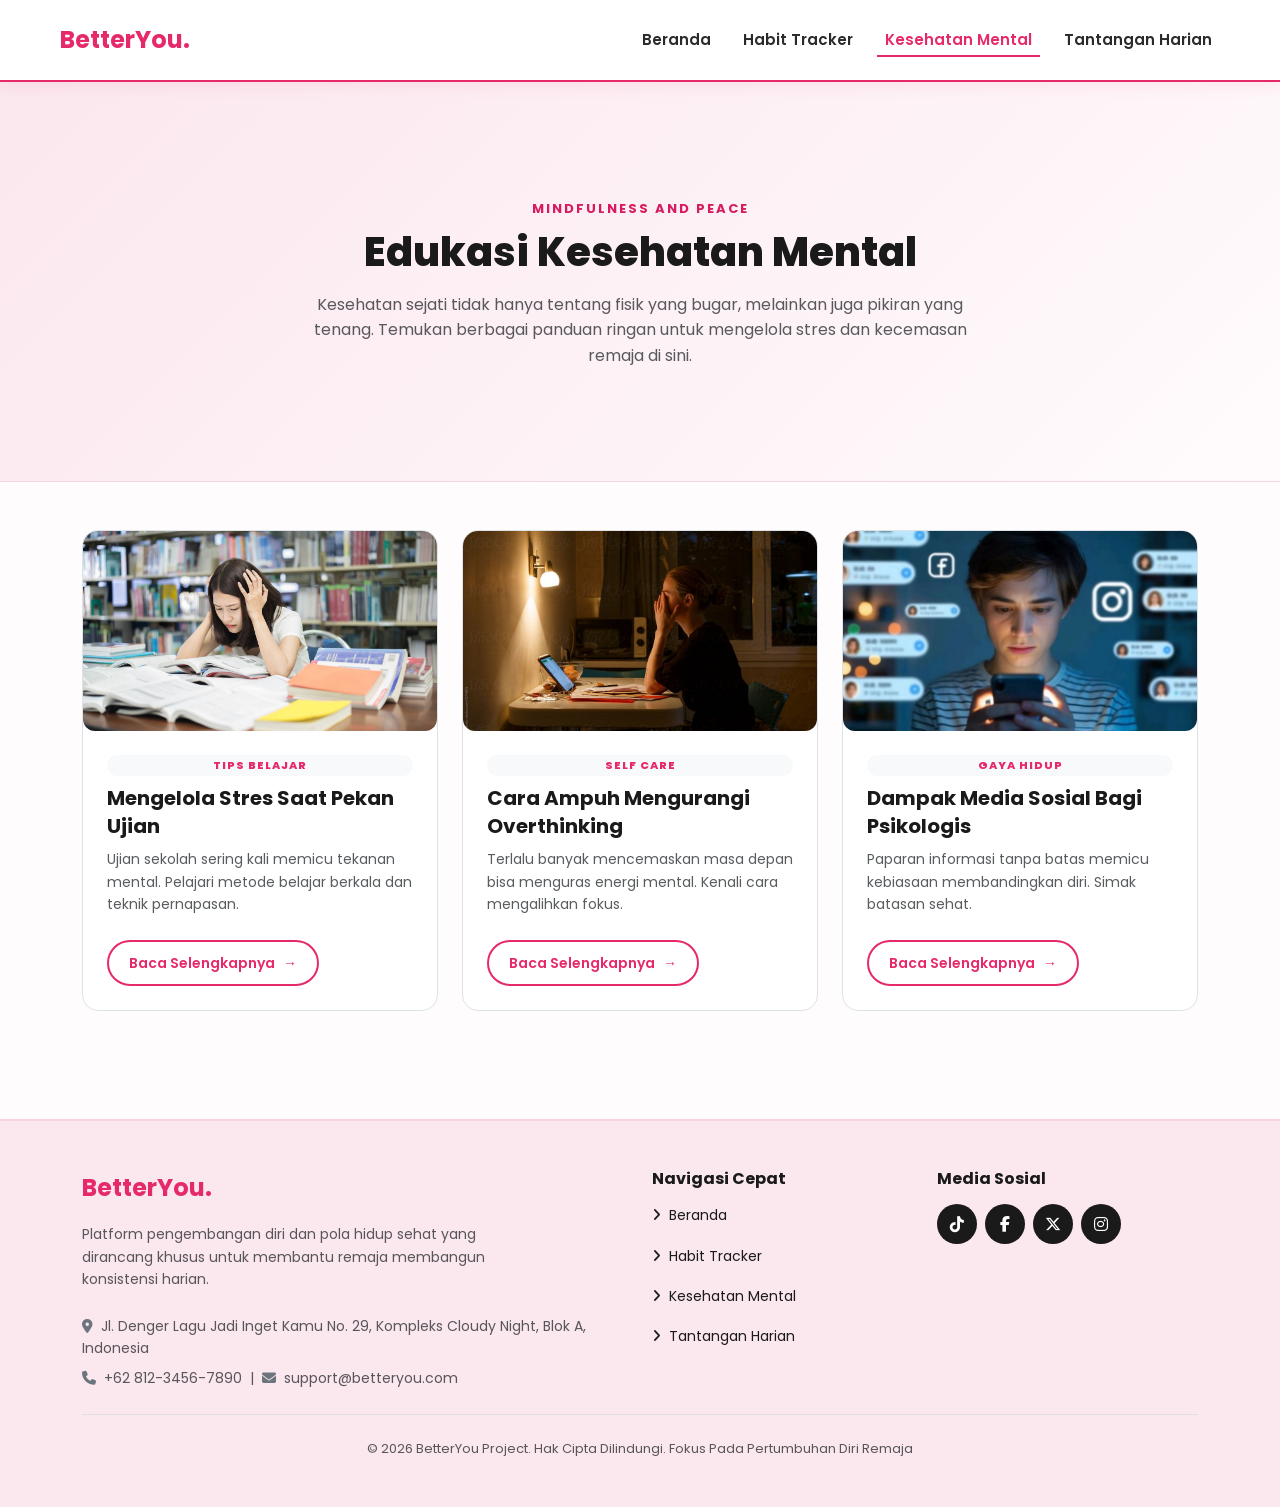
<file: artikel.html>
<!DOCTYPE html>
<html lang="id">
<head>
  <meta charset="UTF-8">
  <meta name="viewport" content="width=device-width, initial-scale=1.0">
  <title>Kesehatan Mental - BetterYou</title>
  <link href="https://cdn.jsdelivr.net/npm/bootstrap@5.3.3/dist/css/bootstrap.min.css" rel="stylesheet">
  <link href="https://fonts.googleapis.com/css2?family=Poppins:wght@400;500;600;700;800&display=swap" rel="stylesheet">
  <link rel="stylesheet" href="https://cdnjs.cloudflare.com/ajax/libs/font-awesome/6.5.1/css/all.min.css">
  <link rel="stylesheet" href="style.css">
</head>
<body>

  <nav class="navbar navbar-expand-lg main-header sticky-top bg-white py-3 px-md-5">
    <div class="container-fluid">
      <span class="brand-name navbar-brand fw-bold fs-4">BetterYou.</span>
      <button class="navbar-toggler" type="button" data-bs-toggle="collapse" data-bs-target="#navbarNav">
        <span class="navbar-toggler-icon"></span>
      </button>
      <div class="collapse navbar-collapse justify-content-end" id="navbarNav">
        <ul class="navbar-nav gap-3">
          <li class="nav-item"><a href="index.html" class="nav-link fw-semibold">Beranda</a></li>
          <li class="nav-item"><a href="tracker.html" class="nav-link fw-semibold">Habit Tracker</a></li>
          <li class="nav-item"><a href="artikel.html" class="nav-link current fw-semibold">Kesehatan Mental</a></li>
          <li class="nav-item"><a href="tantangan.html" class="nav-link fw-semibold">Tantangan Harian</a></li>
        </ul>
      </div>
    </div>
  </nav>

  <section class="mental-banner py-5 px-md-5">
    <div class="container text-center py-4">
      <span class="mental-tagline d-inline-block mb-2">Mindfulness and Peace</span>
      <h1 class="mental-title fw-extrabold mb-3">Edukasi Kesehatan Mental</h1>
      <p class="tracker-subtitle mx-auto text-muted mb-0" style="max-width: 700px;">
        Kesehatan sejati tidak hanya tentang fisik yang bugar, melainkan juga pikiran yang tenang. Temukan berbagai panduan ringan untuk mengelola stres dan kecemasan remaja di sini.
      </p>
    </div>
  </section>

  <main class="container py-5">
    <div class="row g-4 justify-content-center">
      
      <div class="col-md-6 col-lg-4">
        <div class="article-card h-100 p-0 rounded-4 overflow-hidden border">
          <div class="article-img-box"><img src="Mengelola Stres Ujian.jpg" alt="Mengelola Stres Ujian" class="img-fluid w-100" style="height: 200px; object-fit: cover;"></div>
          <div class="article-content-box p-4">
            <span class="article-category badge bg-light text-dark mb-2">Tips Belajar</span>
            <h3 class="article-heading fw-bold fs-5 mb-2">Mengelola Stres Saat Pekan Ujian</h3>
            <p class="article-summary text-muted small mb-4">Ujian sekolah sering kali memicu tekanan mental. Pelajari metode belajar berkala dan teknik pernapasan.</p>
            <a href="artikel-stres.html" class="btn-read-more">Baca Selengkapnya <span>&rarr;</span></a>
          </div>
        </div>
      </div>

      <div class="col-md-6 col-lg-4">
        <div class="article-card h-100 p-0 rounded-4 overflow-hidden border">
          <div class="article-img-box"><img src="Cara Ampuh Mengurangi Overthinking.jpg" alt="Mengatasi Overthinking" class="img-fluid w-100" style="height: 200px; object-fit: cover;"></div>
          <div class="article-content-box p-4">
            <span class="article-category badge bg-light text-dark mb-2">Self Care</span>
            <h3 class="article-heading fw-bold fs-5 mb-2">Cara Ampuh Mengurangi Overthinking</h3>
            <p class="article-summary text-muted small mb-4">Terlalu banyak mencemaskan masa depan bisa menguras energi mental. Kenali cara mengalihkan fokus.</p>
            <a href="artikel-overthinking.html" class="btn-read-more">Baca Selengkapnya <span>&rarr;</span></a>
          </div>
        </div>
      </div>

      <div class="col-md-6 col-lg-4">
        <div class="article-card h-100 p-0 rounded-4 overflow-hidden border">
          <div class="article-img-box"><img src="Kecanduan Media Sosial.jpg" alt="Kecanduan Media Sosial" class="img-fluid w-100" style="height: 200px; object-fit: cover;"></div>
          <div class="article-content-box p-4">
            <span class="article-category badge bg-light text-dark mb-2">Gaya Hidup</span>
            <h3 class="article-heading fw-bold fs-5 mb-2">Dampak Media Sosial Bagi Psikologis</h3>
            <p class="article-summary text-muted small mb-4">Paparan informasi tanpa batas memicu kebiasaan membandingkan diri. Simak batasan sehat.</p>
            <a href="artikel-sosmed.html" class="btn-read-more">Baca Selengkapnya <span>&rarr;</span></a>
          </div>
        </div>
      </div>

    </div>
  </main>

 <footer class="main-footer py-5 px-md-5">
    <div class="container">
      <div class="row g-4">
        <div class="col-lg-6">
          <div class="footer-logo fw-bold fs-4 mb-3">BetterYou.</div>
          <p class="footer-about text-muted mb-4" style="max-width: 450px;">
            Platform pengembangan diri dan pola hidup sehat yang dirancang khusus untuk membantu remaja membangun konsistensi harian.
          </p>
          <p class="footer-address text-muted small mb-2">
            <i class="fa-solid fa-location-dot me-2 text-secondary"></i>Jl. Denger Lagu Jadi Inget Kamu No. 29, Kompleks Cloudy Night, Blok A, Indonesia
          </p>
          <p class="footer-contact text-muted small mb-0">
            <i class="fa-solid fa-phone me-2 text-secondary"></i>+62 812-3456-7890 &nbsp;|&nbsp; 
            <i class="fa-solid fa-envelope me-2 text-secondary"></i>support@betteryou.com
          </p>
        </div>
        <div class="col-md-3">
          <h4 class="footer-heading fw-bold mb-3 fs-6">Navigasi Cepat</h4>
          <ul class="list-unstyled d-flex flex-column gap-2 footer-contact-list">
            <li><a href="index.html" class="text-decoration-none"><i class="fa-solid fa-angle-right me-2"></i>Beranda</a></li>
            <li><a href="tracker.html" class="text-decoration-none"><i class="fa-solid fa-angle-right me-2"></i>Habit Tracker</a></li>
            <li><a href="artikel.html" class="text-decoration-none"><i class="fa-solid fa-angle-right me-2"></i>Kesehatan Mental</a></li>
            <li><a href="tantangan.html" class="text-decoration-none"><i class="fa-solid fa-angle-right me-2"></i>Tantangan Harian</a></li>
          </ul>
        </div>
        <div class="col-md-3">
          <h4 class="footer-heading fw-bold mb-3 fs-6">Media Sosial</h4>
          <div class="d-flex gap-2 footer-social-links-icons list-unstyled">
            <li><a href="https://tiktok.com/username" class="social-icon-btn"><i class="fa-brands fa-tiktok"></i></a></li>
            <li><a href="https://facebook.com/username" class="social-icon-btn"><i class="fa-brands fa-facebook-f"></i></a></li>
            <li><a href="https://twitter.com/username" class="social-icon-btn"><i class="fa-brands fa-x-twitter"></i></a></li>
            <li><a href="https://instagram.com/username" class="social-icon-btn"><i class="fa-brands fa-instagram"></i></a></li>
          </div>
        </div>
      </div>
      <div class="text-center pt-4 mt-4 border-top text-muted small footer-bottom">
        &copy; 2026 BetterYou Project. Hak Cipta Dilindungi. Fokus Pada Pertumbuhan Diri Remaja
      </div>
    </div>
  </footer>

  <script src="https://cdn.jsdelivr.net/npm/bootstrap@5.3.3/dist/js/bootstrap.bundle.min.js"></script>
</body>
</html>
</file>
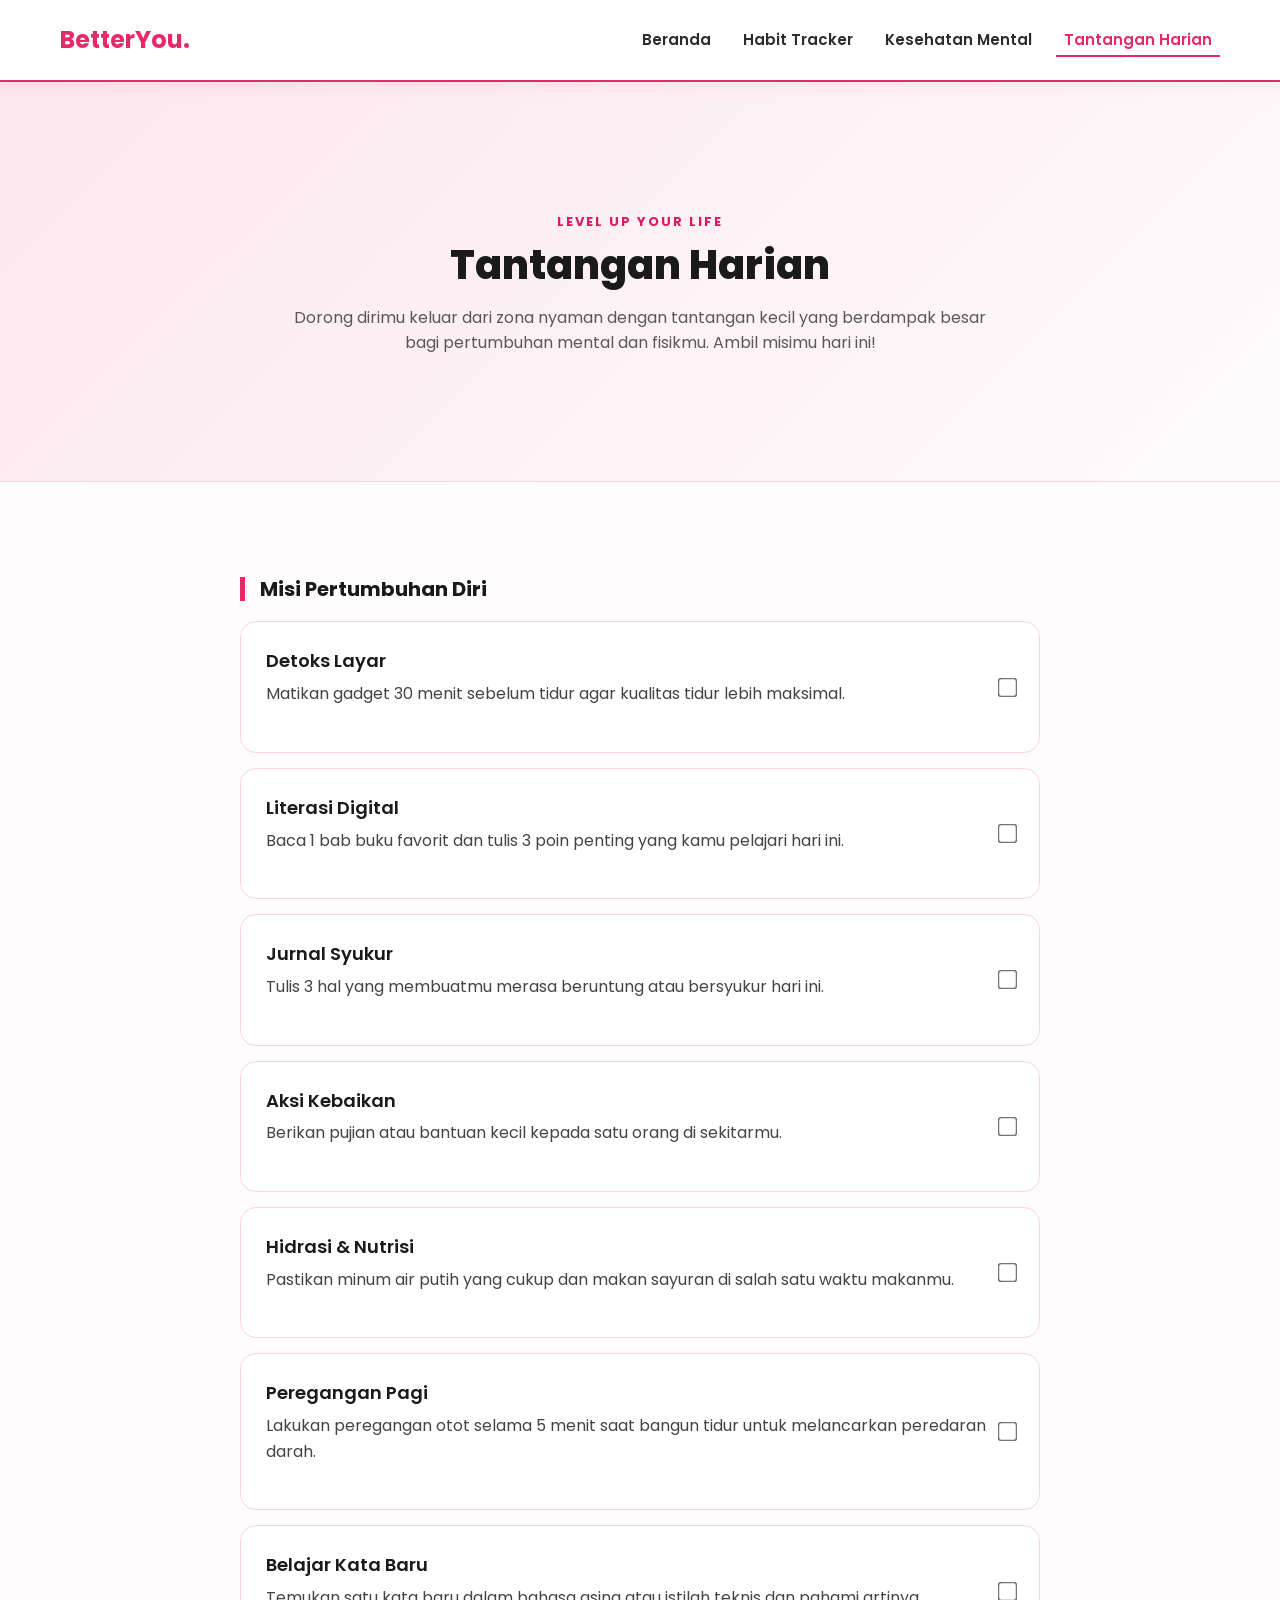
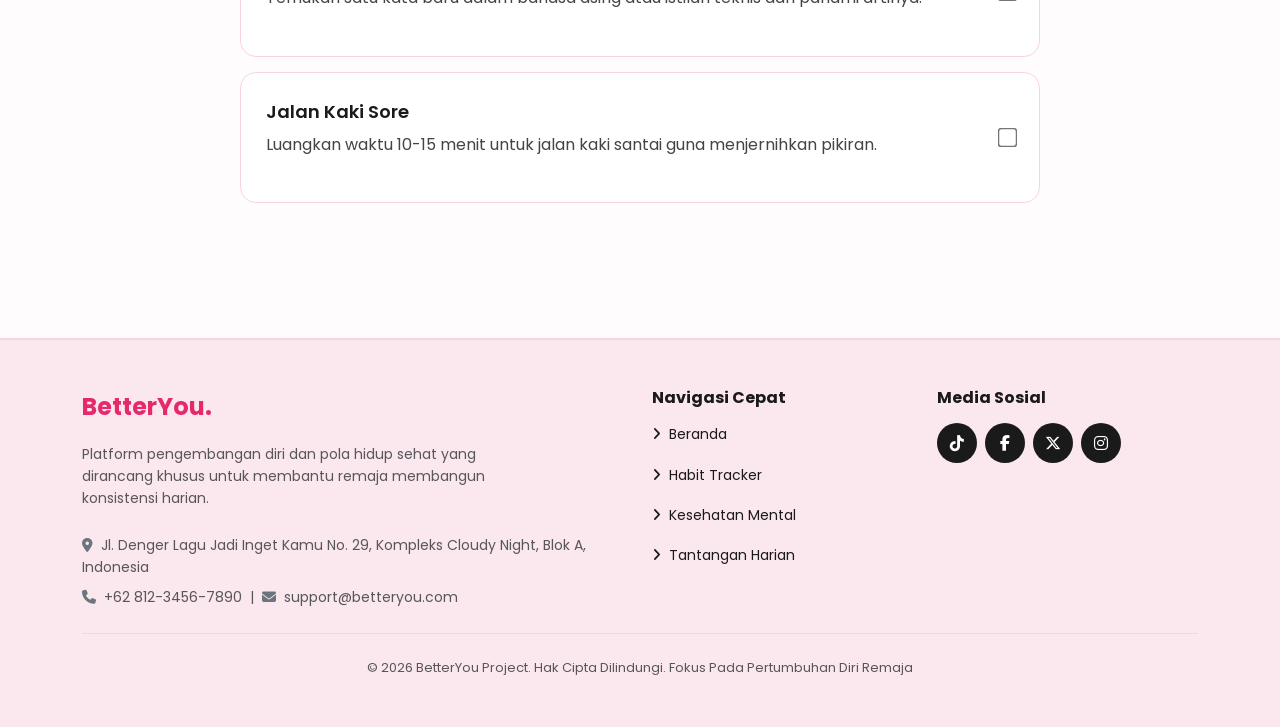
<file: tantangan.html>
<!DOCTYPE html>
<html lang="id">
<head>
  <meta charset="UTF-8">
  <meta name="viewport" content="width=device-width, initial-scale=1.0">
  <title>Kesehatan Mental - BetterYou</title>
  <link href="https://cdn.jsdelivr.net/npm/bootstrap@5.3.3/dist/css/bootstrap.min.css" rel="stylesheet">
  <link href="https://fonts.googleapis.com/css2?family=Poppins:wght@400;500;600;700;800&display=swap" rel="stylesheet">
  <link rel="stylesheet" href="https://cdnjs.cloudflare.com/ajax/libs/font-awesome/6.5.1/css/all.min.css">
  <link rel="stylesheet" href="style.css">
</head>
<body>

  <nav class="navbar navbar-expand-lg main-header sticky-top bg-white py-3 px-md-5">
    <div class="container-fluid">
      <span class="brand-name navbar-brand fw-bold fs-4">BetterYou.</span>
      <button class="navbar-toggler" type="button" data-bs-toggle="collapse" data-bs-target="#navbarNav">
        <span class="navbar-toggler-icon"></span>
      </button>
      <div class="collapse navbar-collapse justify-content-end" id="navbarNav">
        <ul class="navbar-nav gap-3">
          <li class="nav-item"><a href="index.html" class="nav-link fw-semibold">Beranda</a></li>
          <li class="nav-item"><a href="tracker.html" class="nav-link fw-semibold">Habit Tracker</a></li>
          <li class="nav-item"><a href="artikel.html" class="nav-link fw-semibold">Kesehatan Mental</a></li>
          <li class="nav-item"><a href="tantangan.html" class="nav-link current fw-semibold">Tantangan Harian</a></li>
        </ul>
      </div>
    </div>
  </nav>

  <section class="mental-banner py-5 px-md-5">
    <div class="container text-center py-4">
      <span class="mental-tagline d-inline-block mb-2">Level Up Your Life</span>
      <h1 class="mental-title fw-extrabold mb-3">Tantangan Harian</h1>
      <p class="tracker-subtitle mx-auto text-muted mb-0" style="max-width: 700px;">
        Dorong dirimu keluar dari zona nyaman dengan tantangan kecil yang berdampak besar bagi pertumbuhan mental dan fisikmu. Ambil misimu hari ini!
      </p>
    </div>
  </section>

  <main class="tracker-container">
  <div class="tracker-card-wrapper">
    
    <div class="category-divider">
      <h3 class="category-title">Misi Pertumbuhan Diri</h3>
    </div>

    <div class="habit-card">
      <div>
        <div class="habit-name">Detoks Layar</div>
        <div class="habit-desc">Matikan gadget 30 menit sebelum tidur agar kualitas tidur lebih maksimal.</div>
      </div>
      <input type="checkbox" style="transform: scale(1.5); cursor: pointer;">
    </div>

    <div class="habit-card">
      <div>
        <div class="habit-name">Literasi Digital</div>
        <div class="habit-desc">Baca 1 bab buku favorit dan tulis 3 poin penting yang kamu pelajari hari ini.</div>
      </div>
      <input type="checkbox" style="transform: scale(1.5); cursor: pointer;">
    </div>

    <div class="habit-card">
      <div>
        <div class="habit-name">Jurnal Syukur</div>
        <div class="habit-desc">Tulis 3 hal yang membuatmu merasa beruntung atau bersyukur hari ini.</div>
      </div>
      <input type="checkbox" style="transform: scale(1.5); cursor: pointer;">
    </div>

    <div class="habit-card">
      <div>
        <div class="habit-name">Aksi Kebaikan</div>
        <div class="habit-desc">Berikan pujian atau bantuan kecil kepada satu orang di sekitarmu.</div>
      </div>
      <input type="checkbox" style="transform: scale(1.5); cursor: pointer;">
    </div>

    <div class="habit-card">
      <div>
        <div class="habit-name">Hidrasi & Nutrisi</div>
        <div class="habit-desc">Pastikan minum air putih yang cukup dan makan sayuran di salah satu waktu makanmu.</div>
      </div>
      <input type="checkbox" style="transform: scale(1.5); cursor: pointer;">
    </div>

    <div class="habit-card">
      <div>
        <div class="habit-name">Peregangan Pagi</div>
        <div class="habit-desc">Lakukan peregangan otot selama 5 menit saat bangun tidur untuk melancarkan peredaran darah.</div>
      </div>
      <input type="checkbox" style="transform: scale(1.5); cursor: pointer;">
    </div>

    <div class="habit-card">
      <div>
        <div class="habit-name">Belajar Kata Baru</div>
        <div class="habit-desc">Temukan satu kata baru dalam bahasa asing atau istilah teknis dan pahami artinya.</div>
      </div>
      <input type="checkbox" style="transform: scale(1.5); cursor: pointer;">
    </div>

    <div class="habit-card">
      <div>
        <div class="habit-name">Jalan Kaki Sore</div>
        <div class="habit-desc">Luangkan waktu 10-15 menit untuk jalan kaki santai guna menjernihkan pikiran.</div>
      </div>
      <input type="checkbox" style="transform: scale(1.5); cursor: pointer;">
    </div>

  </div>
  </main>

  <footer class="main-footer py-5 px-md-5">
    <div class="container">
      <div class="row g-4">
        <div class="col-lg-6">
          <div class="footer-logo fw-bold fs-4 mb-3">BetterYou.</div>
          <p class="footer-about text-muted mb-4" style="max-width: 450px;">
            Platform pengembangan diri dan pola hidup sehat yang dirancang khusus untuk membantu remaja membangun konsistensi harian.
          </p>
          <p class="footer-address text-muted small mb-2">
            <i class="fa-solid fa-location-dot me-2 text-secondary"></i>Jl. Denger Lagu Jadi Inget Kamu No. 29, Kompleks Cloudy Night, Blok A, Indonesia
          </p>
          <p class="footer-contact text-muted small mb-0">
            <i class="fa-solid fa-phone me-2 text-secondary"></i>+62 812-3456-7890 &nbsp;|&nbsp; 
            <i class="fa-solid fa-envelope me-2 text-secondary"></i>support@betteryou.com
          </p>
        </div>
        <div class="col-md-3">
          <h4 class="footer-heading fw-bold mb-3 fs-6">Navigasi Cepat</h4>
          <ul class="list-unstyled d-flex flex-column gap-2 footer-contact-list">
            <li><a href="index.html" class="text-decoration-none"><i class="fa-solid fa-angle-right me-2"></i>Beranda</a></li>
            <li><a href="tracker.html" class="text-decoration-none"><i class="fa-solid fa-angle-right me-2"></i>Habit Tracker</a></li>
            <li><a href="artikel.html" class="text-decoration-none"><i class="fa-solid fa-angle-right me-2"></i>Kesehatan Mental</a></li>
            <li><a href="tantangan.html" class="text-decoration-none"><i class="fa-solid fa-angle-right me-2"></i>Tantangan Harian</a></li>
          </ul>
        </div>
        <div class="col-md-3">
          <h4 class="footer-heading fw-bold mb-3 fs-6">Media Sosial</h4>
          <div class="d-flex gap-2 footer-social-links-icons list-unstyled">
            <li><a href="https://tiktok.com/username" class="social-icon-btn"><i class="fa-brands fa-tiktok"></i></a></li>
            <li><a href="https://facebook.com/username" class="social-icon-btn"><i class="fa-brands fa-facebook-f"></i></a></li>
            <li><a href="https://twitter.com/username" class="social-icon-btn"><i class="fa-brands fa-x-twitter"></i></a></li>
            <li><a href="https://instagram.com/username" class="social-icon-btn"><i class="fa-brands fa-instagram"></i></a></li>
          </div>
        </div>
      </div>
      <div class="text-center pt-4 mt-4 border-top text-muted small footer-bottom">
        &copy; 2026 BetterYou Project. Hak Cipta Dilindungi. Fokus Pada Pertumbuhan Diri Remaja
      </div>
    </div>
  </footer>

  <script src="https://cdn.jsdelivr.net/npm/bootstrap@5.3.3/dist/js/bootstrap.bundle.min.js"></script>
</body>
</html>
</file>
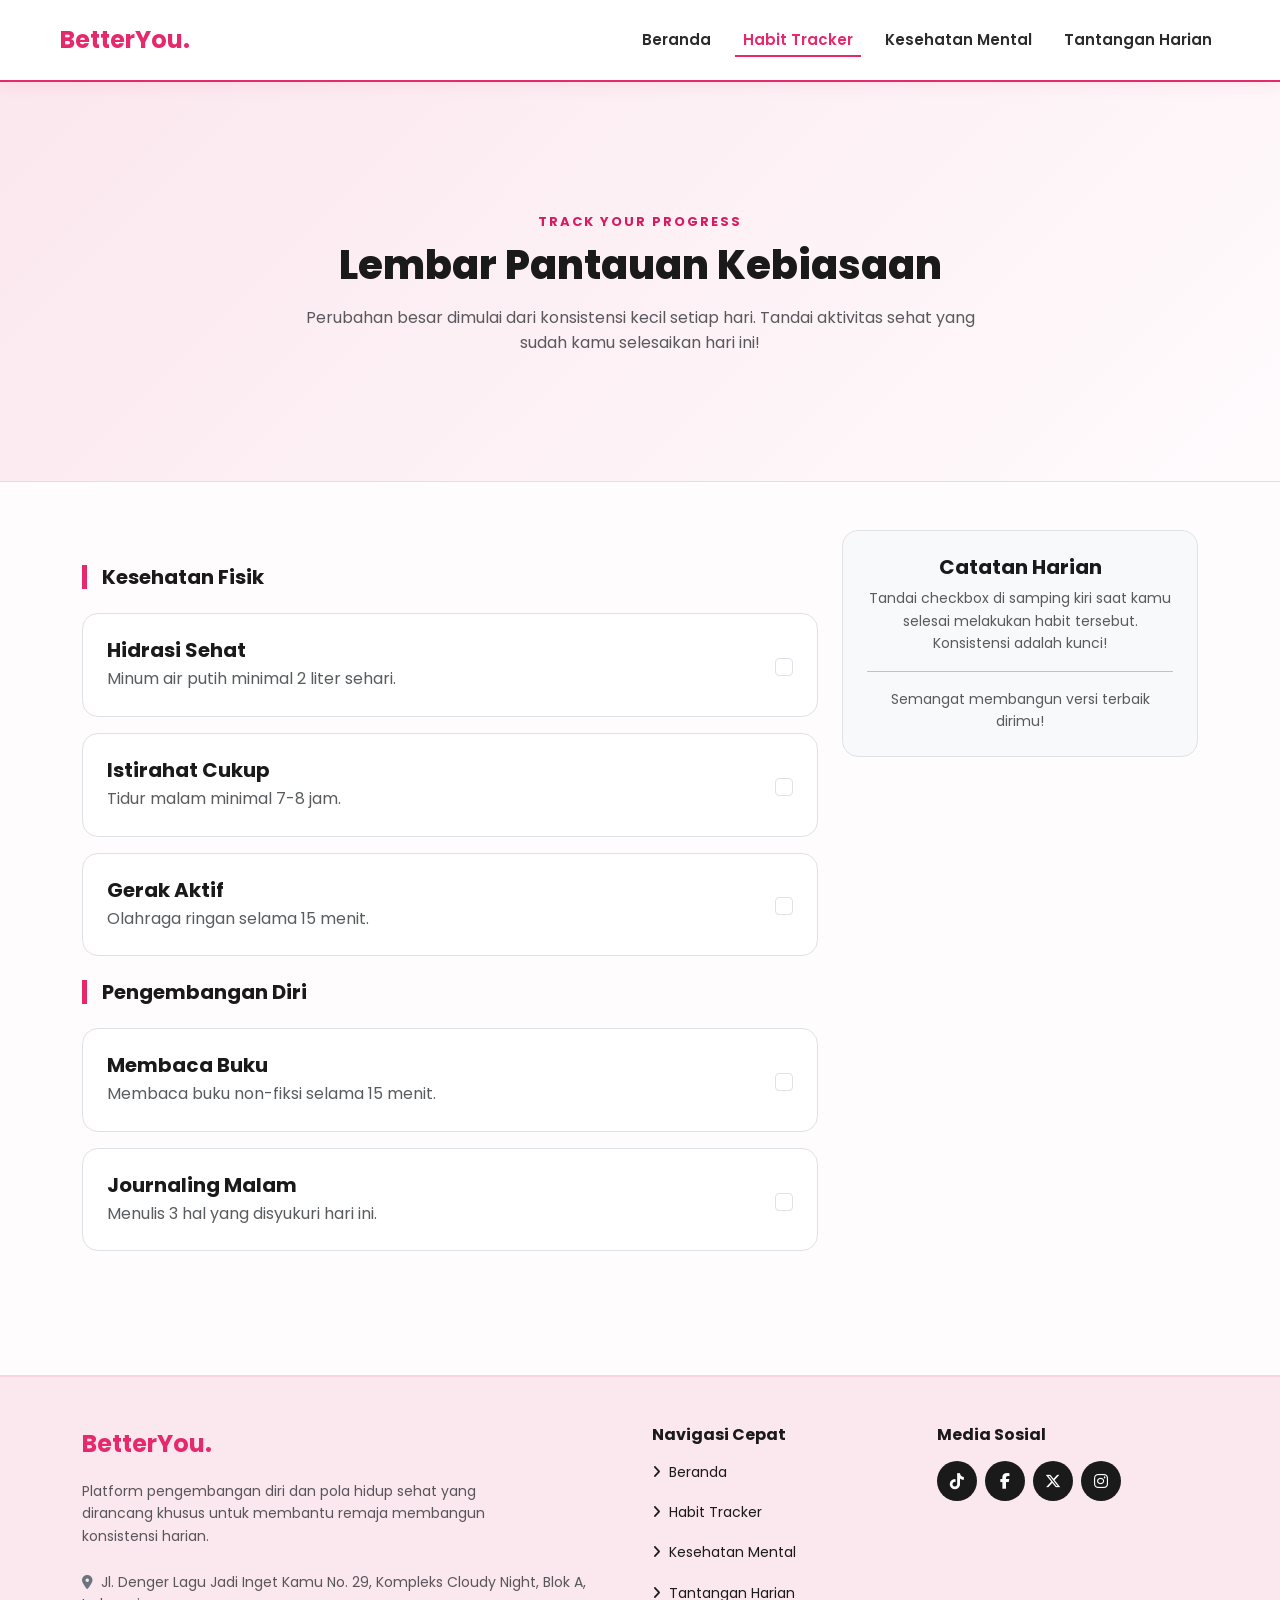
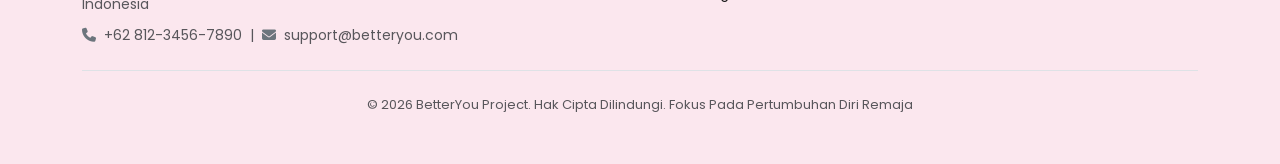
<file: tracker.html>
<!DOCTYPE html>
<html lang="id">
<head>
  <meta charset="UTF-8">
  <meta name="viewport" content="width=device-width, initial-scale=1.0">
  <title>Habit Tracker - BetterYou</title>
  <link href="https://cdn.jsdelivr.net/npm/bootstrap@5.3.3/dist/css/bootstrap.min.css" rel="stylesheet">
  <link href="https://fonts.googleapis.com/css2?family=Poppins:wght@400;500;600;700;800&display=swap" rel="stylesheet">
  <link rel="stylesheet" href="https://cdnjs.cloudflare.com/ajax/libs/font-awesome/6.5.1/css/all.min.css">
  <link rel="stylesheet" href="style.css">
</head>
<body>

  <nav class="navbar navbar-expand-lg main-header sticky-top bg-white py-3 px-md-5">
    <div class="container-fluid">
      <span class="brand-name navbar-brand fw-bold fs-4">BetterYou.</span>
      <button class="navbar-toggler" type="button" data-bs-toggle="collapse" data-bs-target="#navbarNav">
        <span class="navbar-toggler-icon"></span>
      </button>
      <div class="collapse navbar-collapse justify-content-end" id="navbarNav">
        <ul class="navbar-nav gap-3">
          <li class="nav-item"><a href="index.html" class="nav-link fw-semibold">Beranda</a></li>
          <li class="nav-item"><a href="tracker.html" class="nav-link current fw-semibold">Habit Tracker</a></li>
          <li class="nav-item"><a href="artikel.html" class="nav-link fw-semibold">Kesehatan Mental</a></li>
          <li class="nav-item"><a href="tantangan.html" class="nav-link fw-semibold">Tantangan Harian</a></li>
        </ul>
      </div>
    </div>
  </nav>

  <section class="tracker-banner py-5 px-md-5">
    <div class="container text-center py-4">
      <span class="tracker-tagline d-inline-block mb-2">Track Your Progress</span>
      <h1 class="tracker-title fw-extrabold mb-3">Lembar Pantauan Kebiasaan</h1>
      <p class="tracker-subtitle mx-auto text-muted mb-0" style="max-width: 700px;">
        Perubahan besar dimulai dari konsistensi kecil setiap hari. Tandai aktivitas sehat yang sudah kamu selesaikan hari ini!
      </p>
    </div>
  </section>

  <main class="container py-5">
    <div class="row justify-content-center g-4">
      <div class="col-lg-8">
        
        <div class="category-divider mb-4">
          <h3 class="category-title fw-bold mb-0">Kesehatan Fisik</h3>
        </div>

        <div class="habit-card p-4 mb-3 rounded-4 border d-flex justify-content-between align-items-center">
          <div>
            <h4 class="habit-name fw-bold mb-1 fs-5">Hidrasi Sehat</h4>
            <p class="habit-desc text-muted mb-0">Minum air putih minimal 2 liter sehari.</p>
          </div>
          <input type="checkbox" class="form-check-input p-2">
        </div>

        <div class="habit-card p-4 mb-3 rounded-4 border d-flex justify-content-between align-items-center">
          <div>
            <h4 class="habit-name fw-bold mb-1 fs-5">Istirahat Cukup</h4>
            <p class="habit-desc text-muted mb-0">Tidur malam minimal 7-8 jam.</p>
          </div>
          <input type="checkbox" class="form-check-input p-2">
        </div>

        <div class="habit-card p-4 mb-3 rounded-4 border d-flex justify-content-between align-items-center">
          <div>
            <h4 class="habit-name fw-bold mb-1 fs-5">Gerak Aktif</h4>
            <p class="habit-desc text-muted mb-0">Olahraga ringan selama 15 menit.</p>
          </div>
          <input type="checkbox" class="form-check-input p-2">
        </div>

        <div class="category-divider my-4">
          <h3 class="category-title fw-bold mb-0">Pengembangan Diri</h3>
        </div>

        <div class="habit-card p-4 mb-3 rounded-4 border d-flex justify-content-between align-items-center">
          <div>
            <h4 class="habit-name fw-bold mb-1 fs-5">Membaca Buku</h4>
            <p class="habit-desc text-muted mb-0">Membaca buku non-fiksi selama 15 menit.</p>
          </div>
          <input type="checkbox" class="form-check-input p-2">
        </div>

        <div class="habit-card p-4 mb-3 rounded-4 border d-flex justify-content-between align-items-center">
          <div>
            <h4 class="habit-name fw-bold mb-1 fs-5">Journaling Malam</h4>
            <p class="habit-desc text-muted mb-0">Menulis 3 hal yang disyukuri hari ini.</p>
          </div>
          <input type="checkbox" class="form-check-input p-2">
        </div>

      </div>

      <div class="col-lg-4">
        <div class="progress-zone p-4 rounded-4 border bg-light sticky-top" style="top: 100px;">
          <h3 class="fw-bold fs-5 mb-2">Catatan Harian</h3>
          <p class="text-muted small">Tandai checkbox di samping kiri saat kamu selesai melakukan habit tersebut. Konsistensi adalah kunci!</p>
          <hr>
          <p class="text-muted small mb-0">Semangat membangun versi terbaik dirimu!</p>
        </div>
      </div>
    </div>
  </main>

 <footer class="main-footer py-5 px-md-5">
    <div class="container">
      <div class="row g-4">
        <div class="col-lg-6">
          <div class="footer-logo fw-bold fs-4 mb-3">BetterYou.</div>
          <p class="footer-about text-muted mb-4" style="max-width: 450px;">
            Platform pengembangan diri dan pola hidup sehat yang dirancang khusus untuk membantu remaja membangun konsistensi harian.
          </p>
          <p class="footer-address text-muted small mb-2">
            <i class="fa-solid fa-location-dot me-2 text-secondary"></i>Jl. Denger Lagu Jadi Inget Kamu No. 29, Kompleks Cloudy Night, Blok A, Indonesia
          </p>
          <p class="footer-contact text-muted small mb-0">
            <i class="fa-solid fa-phone me-2 text-secondary"></i>+62 812-3456-7890 &nbsp;|&nbsp; 
            <i class="fa-solid fa-envelope me-2 text-secondary"></i>support@betteryou.com
          </p>
        </div>
        <div class="col-md-3">
          <h4 class="footer-heading fw-bold mb-3 fs-6">Navigasi Cepat</h4>
          <ul class="list-unstyled d-flex flex-column gap-2 footer-contact-list">
            <li><a href="index.html" class="text-decoration-none"><i class="fa-solid fa-angle-right me-2"></i>Beranda</a></li>
            <li><a href="tracker.html" class="text-decoration-none"><i class="fa-solid fa-angle-right me-2"></i>Habit Tracker</a></li>
            <li><a href="artikel.html" class="text-decoration-none"><i class="fa-solid fa-angle-right me-2"></i>Kesehatan Mental</a></li>
            <li><a href="tantangan.html" class="text-decoration-none"><i class="fa-solid fa-angle-right me-2"></i>Tantangan Harian</a></li>
          </ul>
        </div>
        <div class="col-md-3">
          <h4 class="footer-heading fw-bold mb-3 fs-6">Media Sosial</h4>
          <div class="d-flex gap-2 footer-social-links-icons list-unstyled">
            <li><a href="https://tiktok.com/username" class="social-icon-btn"><i class="fa-brands fa-tiktok"></i></a></li>
            <li><a href="https://facebook.com/username" class="social-icon-btn"><i class="fa-brands fa-facebook-f"></i></a></li>
            <li><a href="https://twitter.com/username" class="social-icon-btn"><i class="fa-brands fa-x-twitter"></i></a></li>
            <li><a href="https://instagram.com/username" class="social-icon-btn"><i class="fa-brands fa-instagram"></i></a></li>
          </div>
        </div>
      </div>
      <div class="text-center pt-4 mt-4 border-top text-muted small footer-bottom">
        &copy; 2026 BetterYou Project. Hak Cipta Dilindungi. Fokus Pada Pertumbuhan Diri Remaja
      </div>
    </div>
  </footer>

  <script src="https://cdn.jsdelivr.net/npm/bootstrap@5.3.3/dist/js/bootstrap.bundle.min.js"></script>
</body>
</html>
</file>
<file: style.css>
/* ==========================================
   01. GLOBAL & RESET
   ========================================== */
* {
  margin: 0;
  padding: 0;
  box-sizing: border-box;
}
body {
  font-family: 'Poppins', sans-serif;
  background-color: #fffcfd;
  color: #1a1a1a;
  line-height: 1.6;
}
a {
  text-decoration: none;
  color: inherit;
}
ul {
  list-style: none;
}
img {
  width: 100%;
  display: block;
  border-radius: 12px;
}
/* ==========================================
   02. HEADER & MENU NAVIGASI
   ========================================== */
.main-header {
  display: flex;
  justify-content: space-between;
  align-items: center;
  padding: 20px 8%;
  background-color: #ffffff;
  box-shadow: 0 4px 15px rgba(230, 41, 107, 0.08);
  position: sticky;
  top: 0;
  z-index: 1000;
  border-bottom: 2px solid #e6296b;
}
.brand-name {
  font-size: 24px;
  font-weight: 800;
  color: #e6296b;
}
.navigation-menu ul {
  display: flex;
  gap: 30px;
}
.nav-link {
  font-size: 15px;
  font-weight: 600;
  color: #2b2b2b;
  transition: 0.3s;
  position: relative;
  padding: 5px 0;
}
.nav-link:hover,
.nav-link.current {
  color: #e6296b;
}
.nav-link::after {
  content: '';
  position: absolute;
  width: 0;
  height: 2.5px;
  bottom: 0;
  left: 0;
  background-color: #e6296b;
  transition: 0.3s;
}
.nav-link:hover::after,
.nav-link.current::after {
  width: 100%;
}
/* ==========================================
   03. BANNER HERO SECTION
   ========================================== */
.introduction-banner,
.tracker-banner,
.mental-banner {
  padding: 60px 8%;
  background: linear-gradient(135deg, #fbe7ee, #fffbfd);
  display: flex;
  align-items: center;
  gap: 50px;
  min-height: 400px;
  border-bottom: 1px solid #fad3e1;
}
.tracker-banner,
.mental-banner {
  justify-content: center;
  text-align: center;
}
.tagline,
.tracker-tagline,
.mental-tagline {
  color: #d81b60;
  font-size: 13px;
  font-weight: 700;
  text-transform: uppercase;
  letter-spacing: 2px;
  margin-bottom: 15px;
}
.main-title,
.tracker-title,
.mental-title {
  font-size: 40px;
  font-weight: 800;
  margin-bottom: 20px;
}
.sub-title,
.tracker-subtitle,
.mental-subtitle {
  font-size: 16px;
  color: #4a4a4a;
  margin-bottom: 30px;
}
/* ==========================================
   04. TOMBOL-TOMBOL UTAMA
   ========================================== */
.cta-button {
  display: inline-block;
  background-color: #e6296b;
  color: #ffffff;
  padding: 14px 30px;
  border-radius: 50px;
  font-weight: 600;
  box-shadow: 0 4px 15px rgba(230, 41, 107, 0.3);
  transition: 0.3s;
}
.cta-button:hover {
  background-color: #111111;
  transform: translateY(-3px);
}
.action-trigger {
  background-color: #e6296b;
  border: 2px solid #e6296b;
  color: #ffffff;
  padding: 12px 28px;
  border-radius: 50px;
  font-weight: 600;
  cursor: pointer;
  transition: 0.3s;
}
.action-trigger:hover,
.action-trigger.accepted {
  background-color: transparent;
  color: #e6296b;
}
.habit-btn,
.btn-back {
  background-color: transparent;
  border: 2px solid #e6296b;
  color: #e6296b;
  padding: 10px 22px;
  border-radius: 30px;
  font-weight: 600;
  cursor: pointer;
  transition: 0.3s;
}
.habit-btn:hover,
.btn-back:hover {
  background-color: #e6296b;
  color: #ffffff;
}
/* ==========================================
   05. HALAMAN BERANDA (INDEX)
   ========================================== */
.main-exploration-title {
  text-align: center;
  padding: 60px 8% 20px;
}
.section-badge,
.row-number {
  color: #e6296b;
  font-weight: 700;
  font-size: 14px;
  text-transform: uppercase;
}
.block-title {
  font-size: 32px;
  font-weight: 700;
  margin: 10px 0;
}
.block-desc {
  color: #555555;
  max-width: 600px;
  margin: 0 auto;
}
.feature-row {
  display: flex;
  align-items: center;
  padding: 40px 8%;
  gap: 60px;
}
.feature-row.row-reverse {
  flex-direction: row-reverse;
}
.feature-text-col,
.feature-img-col {
  flex: 1;
}
.row-title {
  font-size: 26px;
  font-weight: 700;
  margin: 10px 0 15px;
}
.row-desc,
.preview-body,
.habit-desc,
.article-summary {
  color: #444444;
  margin-bottom: 20px;
}
.preview-zone {
  padding: 40px 8%;
}
.preview-box {
  background-color: #ffffff;
  padding: 40px;
  border-radius: 20px;
  display: flex;
  justify-content: space-between;
  align-items: center;
  box-shadow: 0 4px 20px rgba(230, 41, 107, 0.06);
  border: 1.5px solid #fad3e1;
}
.preview-heading {
  font-size: 22px;
  font-weight: 700;
  margin-bottom: 10px;
}
/* ==========================================
   06. HABIT TRACKER & PROGRESS
   ========================================== */
.tracker-container {
  padding: 60px 8%;
  display: flex;
  justify-content: center;
}
.tracker-card-wrapper {
  width: 100%;
  max-width: 800px;
}
.category-divider {
  margin: 35px 0 20px;
  border-left: 5px solid #e6296b;
  padding-left: 15px;
}
.category-title {
  font-size: 20px;
  font-weight: 700;
}
.habit-card {
  background-color: #ffffff;
  padding: 25px;
  border-radius: 16px;
  margin-bottom: 15px;
  display: flex;
  justify-content: space-between;
  align-items: center;
  border: 1px solid #fad3e1;
  transition: 0.3s;
}
.habit-card:hover {
  border-color: #e6296b;
  box-shadow: 0 4px 20px rgba(230, 41, 107, 0.1);
}
.habit-name {
  font-size: 18px;
  font-weight: 600;
  margin-bottom: 5px;
}
.habit-card.checked-done {
  background-color: #fbe7ee;
  border-color: #e6296b;
}
.habit-card.checked-done .habit-name {
  text-decoration: line-through;
  color: #d81b60;
}
.habit-card.checked-done .habit-btn {
  background-color: #e6296b;
  color: #ffffff;
}
.progress-zone {
  background-color: #ffffff;
  padding: 35px;
  border-radius: 20px;
  border: 1.5px solid #fad3e1;
  text-align: center;
}
.motivation-quote {
  font-size: 18px;
  margin: 5px 0 25px;
  font-style: italic;
  font-weight: 600;
}
.progress-bar-container {
  background-color: #fbe7ee;
  border-radius: 30px;
  height: 26px;
  overflow: hidden;
  margin-bottom: 12px;
  border: 1px solid #fad3e1;
}
.progress-bar-fill {
  background: linear-gradient(90deg, #ff6397, #e6296b);
  color: #ffffff;
  text-align: right;
  padding-right: 15px;
  font-size: 13px;
  font-weight: 700;
  height: 100%;
  line-height: 24px;
  width: 0%;
  transition: width 0.4s ease;
}
#doneCount {
  font-weight: 700;
  color: #e6296b;
}
/* ==========================================
   07. DAFTAR & DETAIL ARTIKEL
   ========================================== */
.articles-container {
  padding: 60px 8%;
}
.articles-grid-wrapper {
  display: grid;
  grid-template-columns: repeat(auto-fit, minmax(320px, 1fr));
  gap: 30px;
  align-items: stretch; 
}
.article-card {
  background: #ffffff;
  border-radius: 20px;
  border: 1px solid #fad3e1;
  display: flex;
  flex-direction: column; 
  overflow: hidden;
  transition: 0.3s;
}
.article-img-box {
  height: 200px;
  width: 100%;
}
.article-img-box img {
  width: 100%;
  height: 100%;
  object-fit: cover;
}
.article-content-box {
  padding: 25px;
  display: flex;
  flex-direction: column;
  flex-grow: 1;
}
.article-category {
  display: inline-block;
  font-size: 11px;
  font-weight: 800;
  color: #e6296b !important; 
  background: #fbe7ee;       
  padding: 5px 12px;
  border-radius: 50px;
  margin-bottom: 15px;
  text-transform: uppercase;
  letter-spacing: 1px;
}
.article-heading {
  font-size: 20px;
  font-weight: 700;
  margin-bottom: 12px;
  line-height: 1.4;
}
.article-summary {
  font-size: 14px;
  color: #555555;
  margin-bottom: 20px;
  flex-grow: 1; 
}
.btn-read-more {
  display: inline-flex;
  align-items: center;
  gap: 8px;
  color: #e6296b;
  border: 2px solid #e6296b;
  padding: 10px 20px;
  border-radius: 50px;
  font-weight: 600;
  font-size: 14px;
  width: fit-content;
  transition: 0.3s;
  text-decoration: none;
}

.btn-read-more:hover {
  background-color: #e6296b;
  color: #ffffff;
}
/* ==========================================
   08. FOOTER & MEDIA QUERY (RESPONSIF HP)
   ========================================== */
.main-footer {
  background-color: #fbe7ee;
  padding: 60px 8% 20px;
  margin-top: 60px;
  border-top: 2px solid #fad3e1;
}
.footer-container {
  display: flex;
  flex-wrap: wrap;
  gap: 40px;
  margin-bottom: 40px;
}
.footer-column-large {
  flex: 2;
  min-width: 280px;
}
.footer-column {
  flex: 1;
  min-width: 200px;
}
.footer-logo {
  font-size: 24px;
  font-weight: 800;
  color: #e6296b;
  margin-bottom: 15px;
}
.footer-about {
  font-size: 14px;
  margin-bottom: 15px;
  max-width: 400px;
}
.footer-heading {
  font-size: 16px;
  font-weight: 700;
  margin-bottom: 20px;
}
.footer-contact-list li {
  font-size: 14px;
  margin-bottom: 10px;
}
.footer-social-links-icons {
  display: flex;
  gap: 12px;
}
.social-icon-btn {
  display: inline-flex;
  justify-content: center;
  align-items: center;
  width: 40px;
  height: 40px;
  background-color: #1a1a1a;
  color: #ffffff;
  border-radius: 50px;
  transition: 0.3s;
}
.social-icon-btn:hover {
  background-color: #e6296b;
  transform: translateY(-3px);
}
.footer-bottom {
  border-top: 1px solid #fad3e1;
  padding-top: 20px;
  text-align: center;
  font-size: 13px;
  color: #666666;
}
@media (max-width: 768px) {
  .main-header,
  .introduction-banner,
  .feature-row,
  .feature-row.row-reverse,
  .preview-box,
  .habit-card,
  .footer-container {
    flex-direction: column;
    text-align: center;
    gap: 20px;
  }
  .main-header,
  .introduction-banner,
  .feature-row {
    padding: 15px;
  }
  .navigation-menu ul {
    gap: 15px;
  }
  .main-title {
    font-size: 30px;
  }
  .full-article-content-box {
    padding: 30px 20px;
  }
  .detail-title {
    font-size: 22px;
  }
}
</file>
